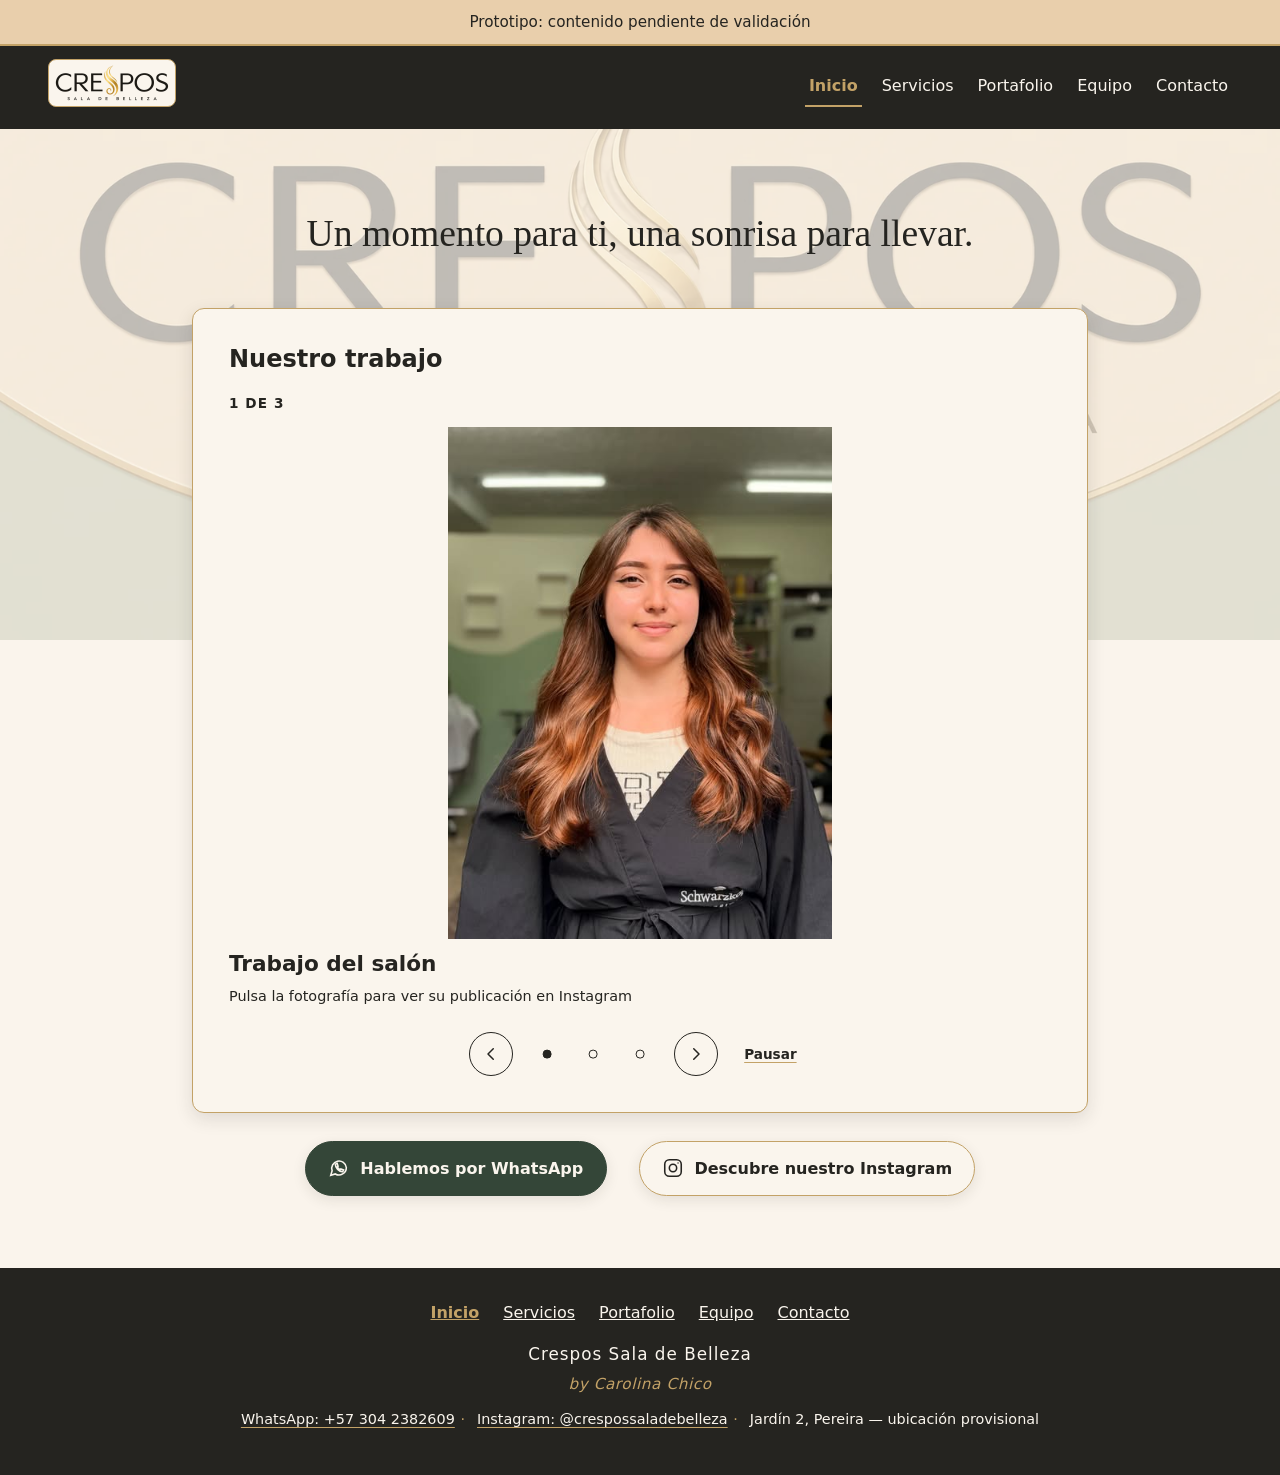
<file: index.html>
<!DOCTYPE html>
<!-- Autor: Andrés Mauricio Solanilla Hoyos — Desarrollador de software. -->
<html lang="es">
<head>
  <meta charset="utf-8">
  <meta name="viewport" content="width=device-width, initial-scale=1">
  <meta name="color-scheme" content="light">
  <meta name="description" content="Prototipo local de Crespos Sala de Belleza. Contenido pendiente de validación.">
  <title>Crespos Sala de Belleza — prototipo</title>
  <link rel="stylesheet" href="css/estilos.css">
  <script src="js/main.js" defer></script>
</head>
<body>
  <a class="salto-contenido" href="#contenido">Saltar al contenido principal</a>

  <p class="aviso-prototipo" role="note">Prototipo: contenido pendiente de validación</p>

  <header class="cabecera">
    <p class="marca">
      <a href="index.html">
        <img class="marca__logo" src="docs/img/logotres-web.webp" alt="Crespos Sala de Belleza" width="480" height="160">
      </a>
    </p>
    <nav class="nav-principal" aria-label="Principal">
      <ul>
        <li><a href="index.html" aria-current="page">Inicio</a></li>
        <li><a href="servicios.html">Servicios</a></li>
        <li><a href="portafolio.html">Portafolio</a></li>
        <li><a href="equipo.html">Equipo</a></li>
        <li><a href="contacto.html">Contacto</a></li>
      </ul>
    </nav>
  </header>

  <main id="contenido">
    <section class="seccion inicio-fondo" aria-label="Presentación del salón">
      <div class="inicio-fondo__contenido"><h1 class="bienvenida-marca">Un momento para ti, una sonrisa para llevar.</h1>
        

        <div class="carrusel" role="region" aria-roledescription="carrusel" aria-label="Nuestro trabajo, contenido pendiente" data-carrusel>
          <h2 class="carrusel__titulo" id="trabajo-titulo">Nuestro trabajo</h2>
          <ol class="carrusel__pista">
            <li class="carrusel__diapositiva es-activa" role="group" aria-roledescription="diapositiva" aria-label="1 de 3">
              <div class="diapositiva">
                <p class="diapositiva__numero">1 de 3</p>
                <a class="foto-instagram" href="https://www.instagram.com/crespossaladebelleza/p/Dc_sTQ8FlrM/" target="_blank" rel="noopener noreferrer"><img src="img/portafolio/instagram-01.jpg" alt="Fotografía 1 del portafolio de Crespos Sala de Belleza" width="480" height="640" loading="lazy" decoding="async"><span class="vis-oculto">Ver publicación en Instagram (se abre en una pestaña nueva)</span></a>
                <h3>Trabajo del salón</h3>
                <p class="diapositiva__nota">Pulsa la fotografía para ver su publicación en Instagram</p>
              </div>
            </li>
            <li class="carrusel__diapositiva" role="group" aria-roledescription="diapositiva" aria-label="2 de 3">
              <div class="diapositiva">
                <p class="diapositiva__numero">2 de 3</p>
                <a class="foto-instagram" href="https://www.instagram.com/crespossaladebelleza/p/Dcj8_gkDUE2/" target="_blank" rel="noopener noreferrer"><img src="img/portafolio/instagram-02.jpg" alt="Fotografía 2 del portafolio de Crespos Sala de Belleza" width="480" height="640" loading="lazy" decoding="async"><span class="vis-oculto">Ver publicación en Instagram (se abre en una pestaña nueva)</span></a>
                <h3>Trabajo del salón</h3>
                <p class="diapositiva__nota">Pulsa la fotografía para ver su publicación en Instagram</p>
              </div>
            </li>
            <li class="carrusel__diapositiva" role="group" aria-roledescription="diapositiva" aria-label="3 de 3">
              <div class="diapositiva">
                <p class="diapositiva__numero">3 de 3</p>
                <a class="foto-instagram" href="https://www.instagram.com/crespossaladebelleza/p/DbEutt7DeOQ/" target="_blank" rel="noopener noreferrer"><img src="img/portafolio/instagram-03.jpg" alt="Fotografía 3 del portafolio de Crespos Sala de Belleza" width="480" height="640" loading="lazy" decoding="async"><span class="vis-oculto">Ver publicación en Instagram (se abre en una pestaña nueva)</span></a>
                <h3>Trabajo del salón</h3>
                <p class="diapositiva__nota">Pulsa la fotografía para ver su publicación en Instagram</p>
              </div>
            </li>
          </ol>
          <div class="carrusel__controles" role="group" aria-label="Controles del carrusel">
            <button type="button" class="carrusel__boton carrusel__boton--flecha" data-carrusel-anterior aria-label="Anterior"><svg viewBox="0 0 24 24" width="18" height="18" aria-hidden="true" fill="none" stroke="currentColor" stroke-width="2" stroke-linecap="round" stroke-linejoin="round"><path d="M15 5l-7 7 7 7"/></svg></button>
            <div class="carrusel__puntos" role="group" aria-label="Elegir diapositiva">
              <button type="button" class="carrusel__punto es-activo" data-carrusel-punto="0" aria-label="Ir a la diapositiva 1" aria-current="true"></button>
              <button type="button" class="carrusel__punto" data-carrusel-punto="1" aria-label="Ir a la diapositiva 2"></button>
              <button type="button" class="carrusel__punto" data-carrusel-punto="2" aria-label="Ir a la diapositiva 3"></button>
            </div>
            <button type="button" class="carrusel__boton carrusel__boton--flecha" data-carrusel-siguiente aria-label="Siguiente"><svg viewBox="0 0 24 24" width="18" height="18" aria-hidden="true" fill="none" stroke="currentColor" stroke-width="2" stroke-linecap="round" stroke-linejoin="round"><path d="M9 5l7 7-7 7"/></svg></button>
            <button type="button" class="carrusel__boton carrusel__pausa" data-carrusel-pausa>Pausar</button>
          </div>
        </div>
        <p class="enlaces-carrusel">
          <a href="https://wa.me/573042382609" target="_blank" rel="noopener noreferrer" class="contacto-elegante contacto-elegante--whatsapp"><svg viewBox="0 0 24 24" width="22" height="22" fill="none" stroke="currentColor" stroke-width="1.7" aria-hidden="true"><path d="M20 11.5a8 8 0 0 1-12 7L3 20l1.5-5A8 8 0 1 1 20 11.5Z"/><path d="M8 8c0 4 4 8 8 8l1-2-3-1-1 1-3-3 1-1-1-3Z"/></svg><span>Hablemos por WhatsApp</span><span class="vis-oculto"> (se abre en una pestaña nueva)</span></a>
          <a href="https://www.instagram.com/crespossaladebelleza/" target="_blank" rel="noopener noreferrer" class="contacto-elegante contacto-elegante--instagram"><svg viewBox="0 0 24 24" width="22" height="22" fill="none" stroke="currentColor" stroke-width="1.7" aria-hidden="true"><rect x="3" y="3" width="18" height="18" rx="5"/><circle cx="12" cy="12" r="4"/><circle cx="17.5" cy="6.5" r=".8" fill="currentColor" stroke="none"/></svg><span>Descubre nuestro Instagram</span><span class="vis-oculto"> (se abre en una pestaña nueva)</span></a>
        </p>
      </div>
    </section>
  </main>

  <footer class="pie">
    <nav aria-label="Pie de página">
      <ul>
        <li><a href="index.html" aria-current="page">Inicio</a></li>
        <li><a href="servicios.html">Servicios</a></li>
        <li><a href="portafolio.html">Portafolio</a></li>
        <li><a href="equipo.html">Equipo</a></li>
        <li><a href="contacto.html">Contacto</a></li>
      </ul>
    </nav>
    <p class="pie__nombre">Crespos Sala de Belleza</p>
    <p class="pie__firma">by Carolina Chico</p>
    <ul class="pie__contactos">
      <li><a href="https://wa.me/573042382609" target="_blank" rel="noopener noreferrer">WhatsApp: +57 304 2382609<span class="vis-oculto"> (se abre en una pestaña nueva)</span></a></li>
      <li><a href="https://www.instagram.com/crespossaladebelleza/" target="_blank" rel="noopener noreferrer">Instagram: @crespossaladebelleza<span class="vis-oculto"> (se abre en una pestaña nueva)</span></a></li>
      <li>Jardín 2, Pereira — ubicación provisional</li>
    </ul>
  </footer>
</body>
</html>
</file>
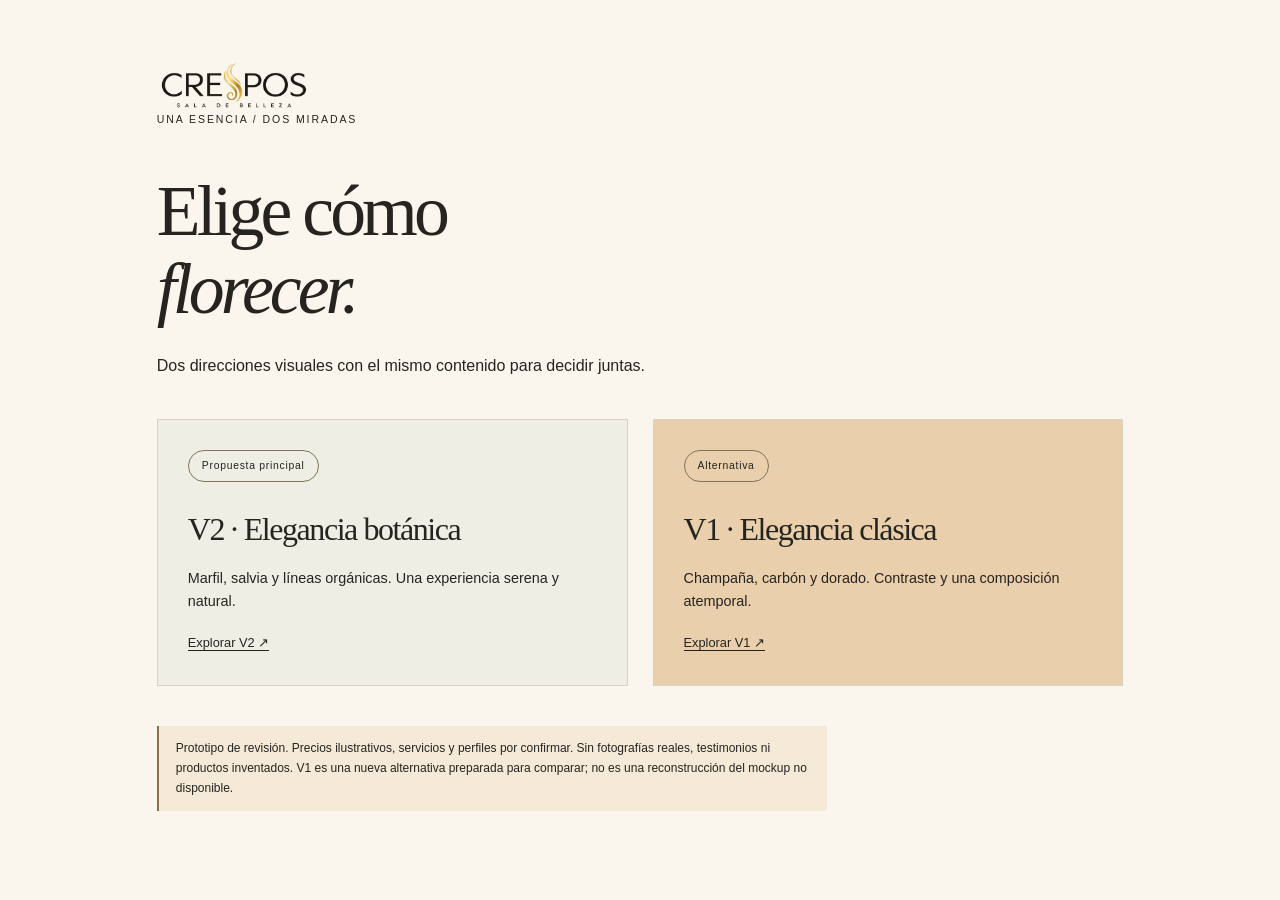
<file: propuestas/index.html>
<!doctype html><html lang="es"><head><meta charset="utf-8"><meta name="viewport" content="width=device-width,initial-scale=1"><meta name="robots" content="noindex,nofollow"><title>Dos propuestas · Crespos</title><link rel="stylesheet" href="assets/site.css"></head><body class="comparison"><main><img class="logo" src="../docs/img/logotres-web.webp" width="480" height="160" alt="Crespos Sala de Belleza"><p class="eyebrow">UNA ESENCIA / DOS MIRADAS</p><h1>Elige cómo<br><em>florecer.</em></h1><p>Dos direcciones visuales con el mismo contenido para decidir juntas.</p><div class="choices"><a href="v2/index.html"><span class="tag">Propuesta principal</span><h2>V2 · Elegancia botánica</h2><p>Marfil, salvia y líneas orgánicas. Una experiencia serena y natural.</p><strong>Explorar V2 ↗</strong></a><a href="v1/index.html"><span class="tag">Alternativa</span><h2>V1 · Elegancia clásica</h2><p>Champaña, carbón y dorado. Contraste y una composición atemporal.</p><strong>Explorar V1 ↗</strong></a></div><p class="notice">Prototipo de revisión. Precios ilustrativos, servicios y perfiles por confirmar. Sin fotografías reales, testimonios ni productos inventados. V1 es una nueva alternativa preparada para comparar; no es una reconstrucción del mockup no disponible.</p></main></body></html>
</file>
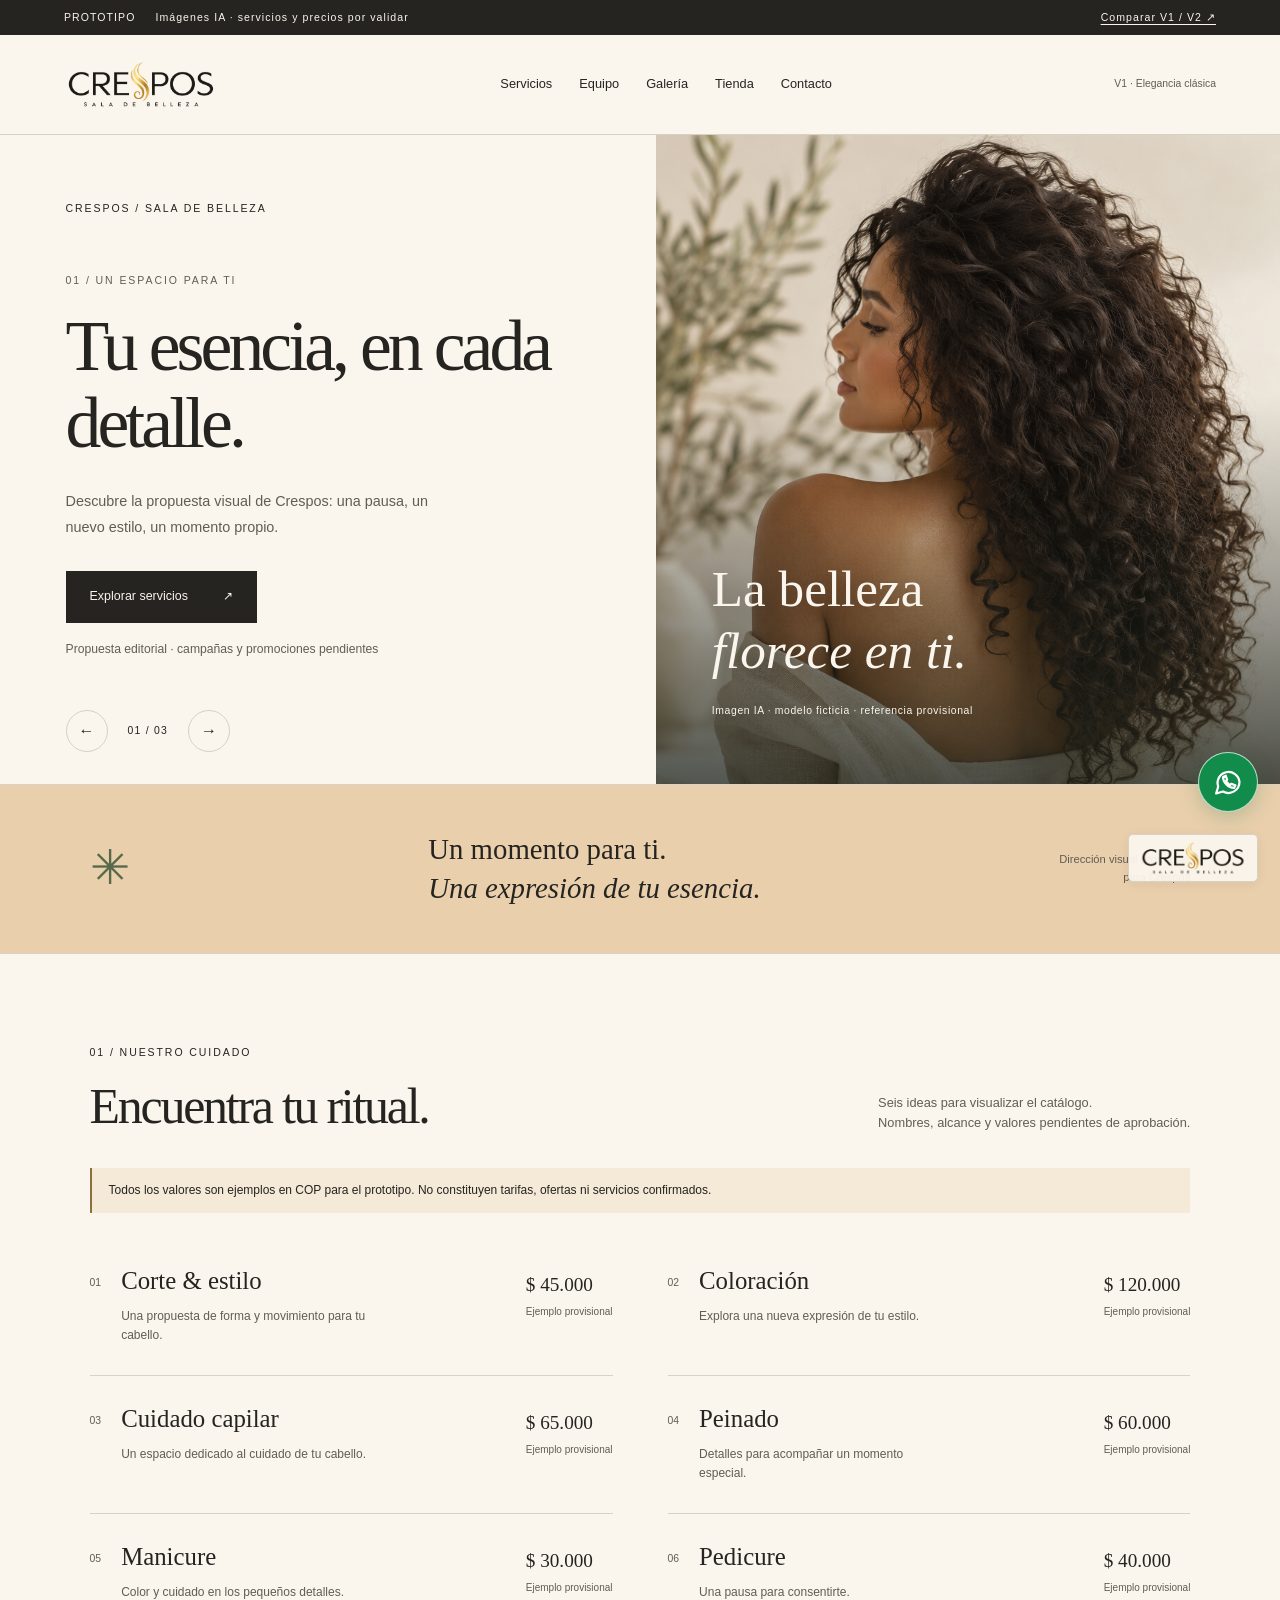
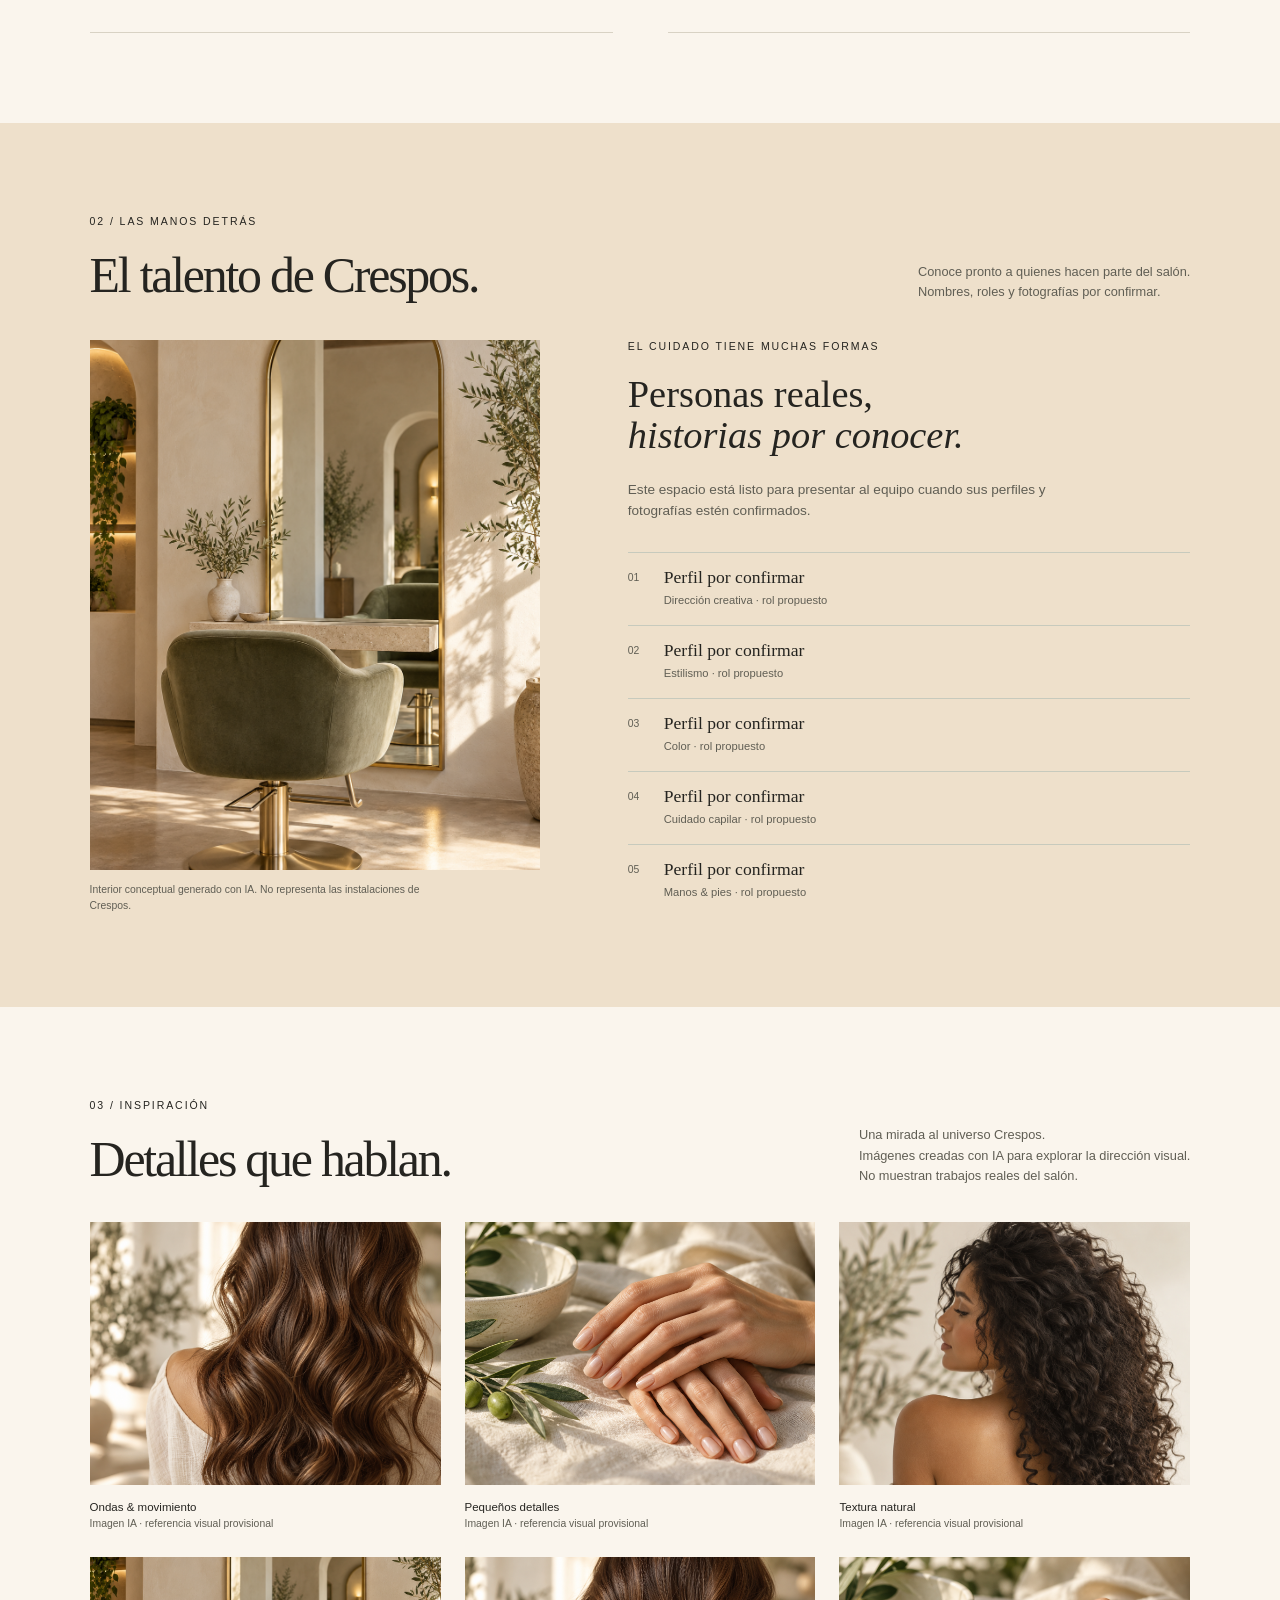
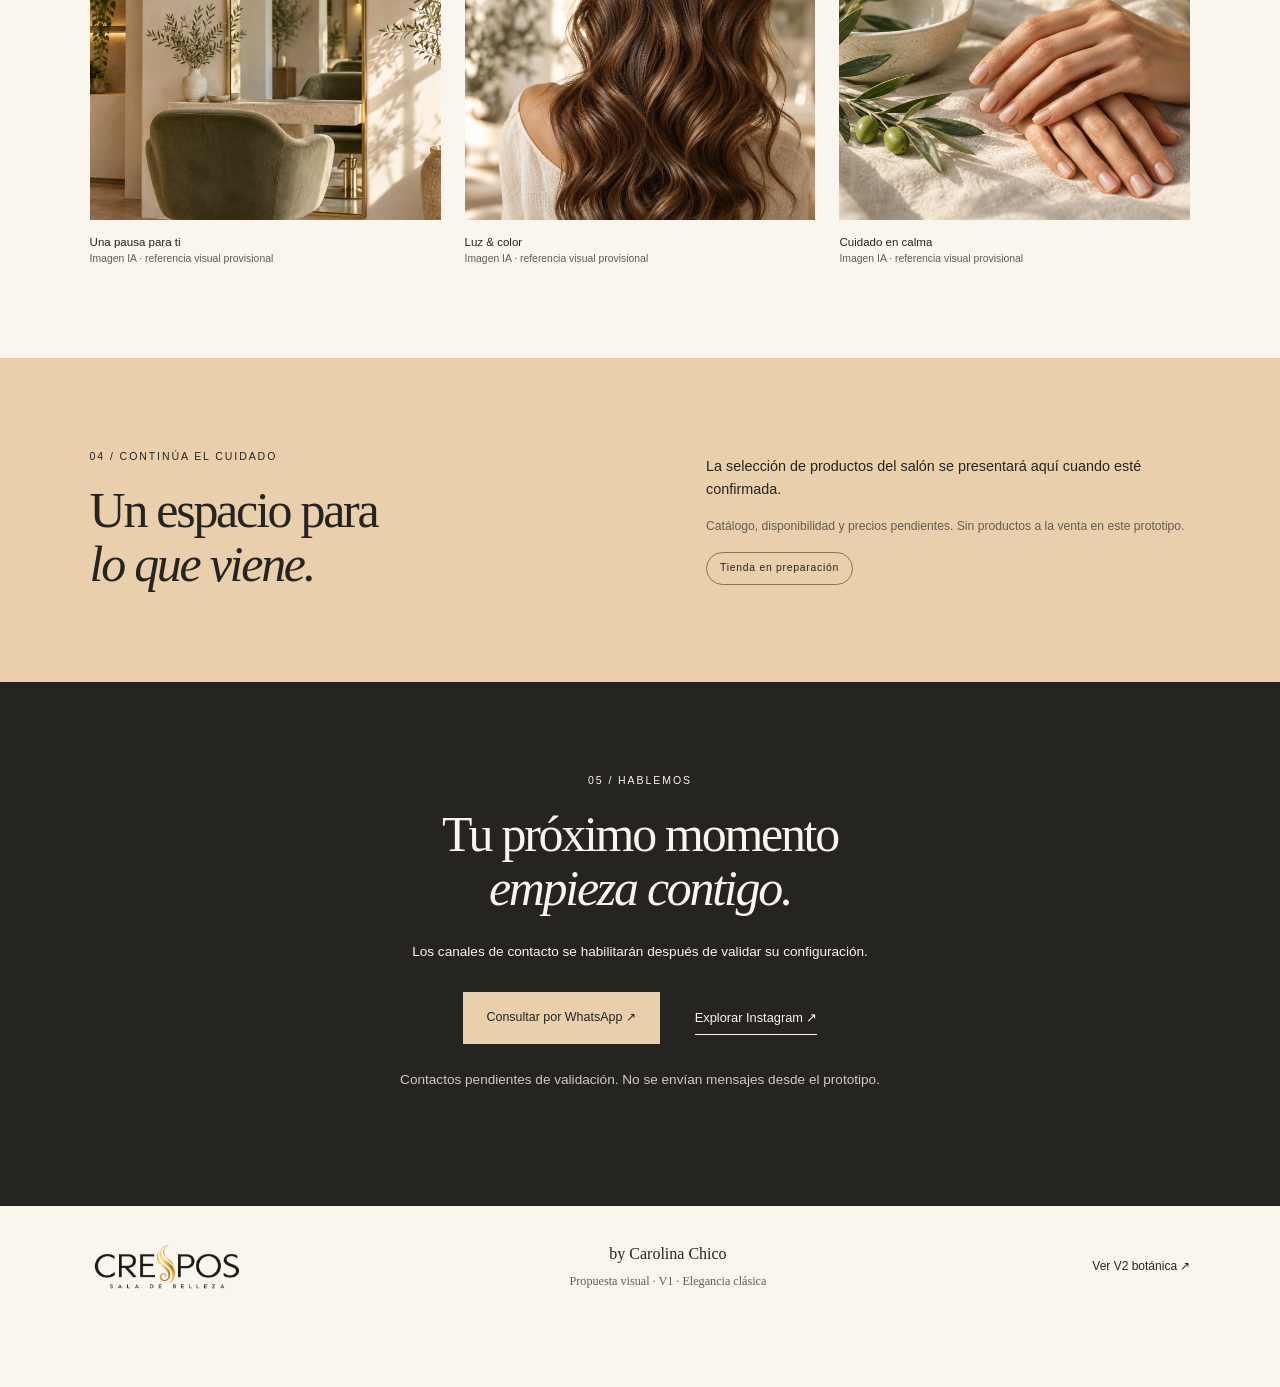
<file: propuestas/v1/index.html>
<!doctype html>
<html lang="es" data-theme="classic"><head><meta charset="utf-8"><meta name="viewport" content="width=device-width,initial-scale=1"><meta name="robots" content="noindex,nofollow"><meta name="description" content="Propuesta visual de Crespos. Datos pendientes de aprobación."><title>V1 · Elegancia clásica — Crespos</title><link rel="stylesheet" href="../assets/site.css"><link rel="stylesheet" href="../assets/imagery.css"><script src="../assets/site.js" defer></script></head>
<body><a class="skip" href="#contenido">Saltar al contenido</a><div class="prototype">PROTOTIPO <span>Imágenes IA · servicios y precios por validar</span><a href="../index.html">Comparar V1 / V2 ↗</a></div>
<header class="header"><a href="#inicio" aria-label="Crespos, inicio"><img class="logo " src="../../docs/img/logotres-web.webp" width="480" height="160" alt="Crespos Sala de Belleza"></a><button class="menu-toggle" hidden aria-expanded="false" aria-controls="navigation">Menú</button><nav id="navigation" aria-label="Principal"><a href="#servicios">Servicios</a><a href="#equipo">Equipo</a><a href="#galeria">Galería</a><a href="#tienda">Tienda</a><a href="#contacto">Contacto</a></nav><span class="edition">V1 · Elegancia clásica</span></header>
<main id="contenido"><section class="hero" id="inicio" aria-label="Presentación y promociones"><div class="hero-copy"><p class="kicker">CRESPOS / SALA DE BELLEZA</p><div class="carousel" role="region" aria-roledescription="carrusel" aria-label="Propuestas promocionales"><article class="slide" data-slide><p class="eyebrow">01 / Un espacio para ti</p><h1>Tu esencia, en cada detalle.</h1><p class="intro">Descubre la propuesta visual de Crespos: una pausa, un nuevo estilo, un momento propio.</p><a class="button" href="#servicios">Explorar servicios <span aria-hidden="true">↗</span></a><p class="small">Propuesta editorial · campañas y promociones pendientes</p></article><article class="slide" data-slide><p class="eyebrow">02 / El arte de cuidarte</p><h2 class="secondary-title">Dale espacio a tu estilo.</h2><p class="intro">Aquí se presentará una promoción aprobada por el salón, con sus condiciones y vigencia.</p><a class="button" href="#servicios">Explorar servicios <span aria-hidden="true">↗</span></a><p class="small">Propuesta editorial · campañas y promociones pendientes</p></article><article class="slide" data-slide><p class="eyebrow">03 / Detalles que inspiran</p><h2 class="secondary-title">Belleza a tu manera.</h2><p class="intro">Un espacio reservado para la próxima campaña de Crespos. Contenido por confirmar.</p><a class="button" href="#servicios">Explorar servicios <span aria-hidden="true">↗</span></a><p class="small">Propuesta editorial · campañas y promociones pendientes</p></article></div><div class="carousel-controls" hidden><button data-prev aria-label="Promoción anterior">←</button><p data-counter aria-live="polite" aria-atomic="true">01 / 03</p><button data-next aria-label="Promoción siguiente">→</button></div></div><div class="hero-art photo-hero"><img class="hero-photo" src="../assets/images/hero-curls.png" width="1024" height="1536" fetchpriority="high" alt="Modelo ficticia con rizos oscuros en una composición editorial botánica, imagen generada con IA"><div class="photo-shade"></div><p class="art-caption">La belleza<br><em>florece en ti.</em><small>Imagen IA · modelo ficticia · referencia provisional</small></p><img class="logo corner-logo" src="../../docs/img/logotres-web.webp" width="480" height="160" alt="Crespos Sala de Belleza"></div></section>
<div class="manifesto"><span aria-hidden="true">✳</span><p>Un momento para ti.<br><em>Una expresión de tu esencia.</em></p><span class="manifesto-note">Dirección visual propuesta<br>para Crespos</span></div>
<section id="servicios" class="section"><div class="section-heading"><div><p class="eyebrow">01 / Nuestro cuidado</p><h2>Encuentra tu ritual.</h2></div><p>Seis ideas para visualizar el catálogo.<br>Nombres, alcance y valores pendientes de aprobación.</p></div><p class="notice">Todos los valores son ejemplos en COP para el prototipo. No constituyen tarifas, ofertas ni servicios confirmados.</p><div class="services"><article class="service"><span class="index">01</span><div><h3>Corte &amp; estilo</h3><p>Una propuesta de forma y movimiento para tu cabello.</p></div><p class="price">$ 45.000<small>Ejemplo provisional</small></p></article><article class="service"><span class="index">02</span><div><h3>Coloración</h3><p>Explora una nueva expresión de tu estilo.</p></div><p class="price">$ 120.000<small>Ejemplo provisional</small></p></article><article class="service"><span class="index">03</span><div><h3>Cuidado capilar</h3><p>Un espacio dedicado al cuidado de tu cabello.</p></div><p class="price">$ 65.000<small>Ejemplo provisional</small></p></article><article class="service"><span class="index">04</span><div><h3>Peinado</h3><p>Detalles para acompañar un momento especial.</p></div><p class="price">$ 60.000<small>Ejemplo provisional</small></p></article><article class="service"><span class="index">05</span><div><h3>Manicure</h3><p>Color y cuidado en los pequeños detalles.</p></div><p class="price">$ 30.000<small>Ejemplo provisional</small></p></article><article class="service"><span class="index">06</span><div><h3>Pedicure</h3><p>Una pausa para consentirte.</p></div><p class="price">$ 40.000<small>Ejemplo provisional</small></p></article></div></section>
<section id="equipo" class="section team-section"><div class="section-heading"><div><p class="eyebrow">02 / Las manos detrás</p><h2>El talento de Crespos.</h2></div><p>Conoce pronto a quienes hacen parte del salón.<br>Nombres, roles y fotografías por confirmar.</p></div><div class="team-editorial"><figure><img src="../assets/images/salon-concept.png" width="1024" height="1536" loading="lazy" decoding="async" alt="Sillón salvia, espejo arqueado y detalles botánicos en un interior ficticio generado con IA"><figcaption>Interior conceptual generado con IA. No representa las instalaciones de Crespos.</figcaption></figure><div class="team-roles"><p class="eyebrow">El cuidado tiene muchas formas</p><h3>Personas reales,<br><em>historias por conocer.</em></h3><p>Este espacio está listo para presentar al equipo cuando sus perfiles y fotografías estén confirmados.</p><div class="team"><article class="person"><span class="role-number" aria-hidden="true">01</span><h3>Perfil por confirmar</h3><p>Dirección creativa · rol propuesto</p></article><article class="person"><span class="role-number" aria-hidden="true">02</span><h3>Perfil por confirmar</h3><p>Estilismo · rol propuesto</p></article><article class="person"><span class="role-number" aria-hidden="true">03</span><h3>Perfil por confirmar</h3><p>Color · rol propuesto</p></article><article class="person"><span class="role-number" aria-hidden="true">04</span><h3>Perfil por confirmar</h3><p>Cuidado capilar · rol propuesto</p></article><article class="person"><span class="role-number" aria-hidden="true">05</span><h3>Perfil por confirmar</h3><p>Manos &amp; pies · rol propuesto</p></article></div></div></div></section>
<section id="galeria" class="section"><div class="section-heading"><div><p class="eyebrow">03 / Inspiración</p><h2>Detalles que hablan.</h2></div><p>Una mirada al universo Crespos.<br>Imágenes creadas con IA para explorar la dirección visual.<br>No muestran trabajos reales del salón.</p></div><div class="gallery"><figure class="gallery-item"><img class="gallery-photo crop-0" src="../assets/images/hair-waves.png" width="1536" height="1024" loading="lazy" decoding="async" alt="Detalle de cabello ondulado castaño, imagen generada con IA"><figcaption>Ondas &amp; movimiento<small>Imagen IA · referencia visual provisional</small></figcaption></figure><figure class="gallery-item"><img class="gallery-photo crop-1" src="../assets/images/manicure.png" width="1536" height="1024" loading="lazy" decoding="async" alt="Manos con manicure nude sobre lino, imagen generada con IA"><figcaption>Pequeños detalles<small>Imagen IA · referencia visual provisional</small></figcaption></figure><figure class="gallery-item"><img class="gallery-photo crop-2" src="../assets/images/hero-curls.png" width="1536" height="1024" loading="lazy" decoding="async" alt="Modelo ficticia con cabello rizado, imagen generada con IA"><figcaption>Textura natural<small>Imagen IA · referencia visual provisional</small></figcaption></figure><figure class="gallery-item"><img class="gallery-photo crop-3" src="../assets/images/salon-concept.png" width="1536" height="1024" loading="lazy" decoding="async" alt="Interior conceptual de salón, imagen generada con IA"><figcaption>Una pausa para ti<small>Imagen IA · referencia visual provisional</small></figcaption></figure><figure class="gallery-item"><img class="gallery-photo crop-4" src="../assets/images/hair-waves.png" width="1536" height="1024" loading="lazy" decoding="async" alt="Encuadre de cabello castaño, imagen generada con IA"><figcaption>Luz &amp; color<small>Imagen IA · referencia visual provisional</small></figcaption></figure><figure class="gallery-item"><img class="gallery-photo crop-5" src="../assets/images/manicure.png" width="1536" height="1024" loading="lazy" decoding="async" alt="Detalle de manos y elementos botánicos, imagen generada con IA"><figcaption>Cuidado en calma<small>Imagen IA · referencia visual provisional</small></figcaption></figure></div></section>
<section id="tienda" class="shop section"><div><p class="eyebrow">04 / Continúa el cuidado</p><h2>Un espacio para<br><em>lo que viene.</em></h2></div><div><p>La selección de productos del salón se presentará aquí cuando esté confirmada.</p><p class="small">Catálogo, disponibilidad y precios pendientes. Sin productos a la venta en este prototipo.</p><span class="tag">Tienda en preparación</span></div></section>
<section id="contacto" class="contact section"><p class="eyebrow">05 / Hablemos</p><h2>Tu próximo momento<br><em>empieza contigo.</em></h2><p>Los canales de contacto se habilitarán después de validar su configuración.</p><div class="contact-actions"><a class="button" data-contact="whatsapp" aria-disabled="true" role="link" tabindex="0">Consultar por WhatsApp ↗</a><a class="text-link" data-contact="instagram" aria-disabled="true" role="link" tabindex="0">Explorar Instagram ↗</a></div><p id="contact-status" class="small" role="status">Contactos pendientes de validación. No se envían mensajes desde el prototipo.</p></section></main>
<footer><a href="#inicio" aria-label="Crespos, volver al inicio"><img class="logo " src="../../docs/img/logotres-web.webp" width="480" height="160" alt="Crespos Sala de Belleza"></a><p>by Carolina Chico<br><small>Propuesta visual · V1 · Elegancia clásica</small></p><a href="../v2/index.html">Ver V2 botánica ↗</a></footer>
<a class="fixed-brand" href="#inicio" aria-label="Crespos Sala de Belleza, volver al inicio"><img class="logo " src="../../docs/img/logotres-web.webp" width="480" height="160" alt="Crespos Sala de Belleza"></a>
<a class="floating-whatsapp" data-contact="whatsapp" role="link" aria-disabled="true" tabindex="0" aria-label="WhatsApp: contacto pendiente de validación"><svg viewBox="0 0 24 24" fill="none" stroke="currentColor" stroke-width="1.6" aria-hidden="true"><path d="M20 11.5a8 8 0 0 1-12 7L3 20l1.5-5A8 8 0 1 1 20 11.5Z"/><path d="M8 8c0 4 4 8 8 8l1-2-3-1-1 1-3-3 1-1-1-3Z"/></svg><span>WhatsApp<small>Por validar</small></span></a></body></html>
</file>
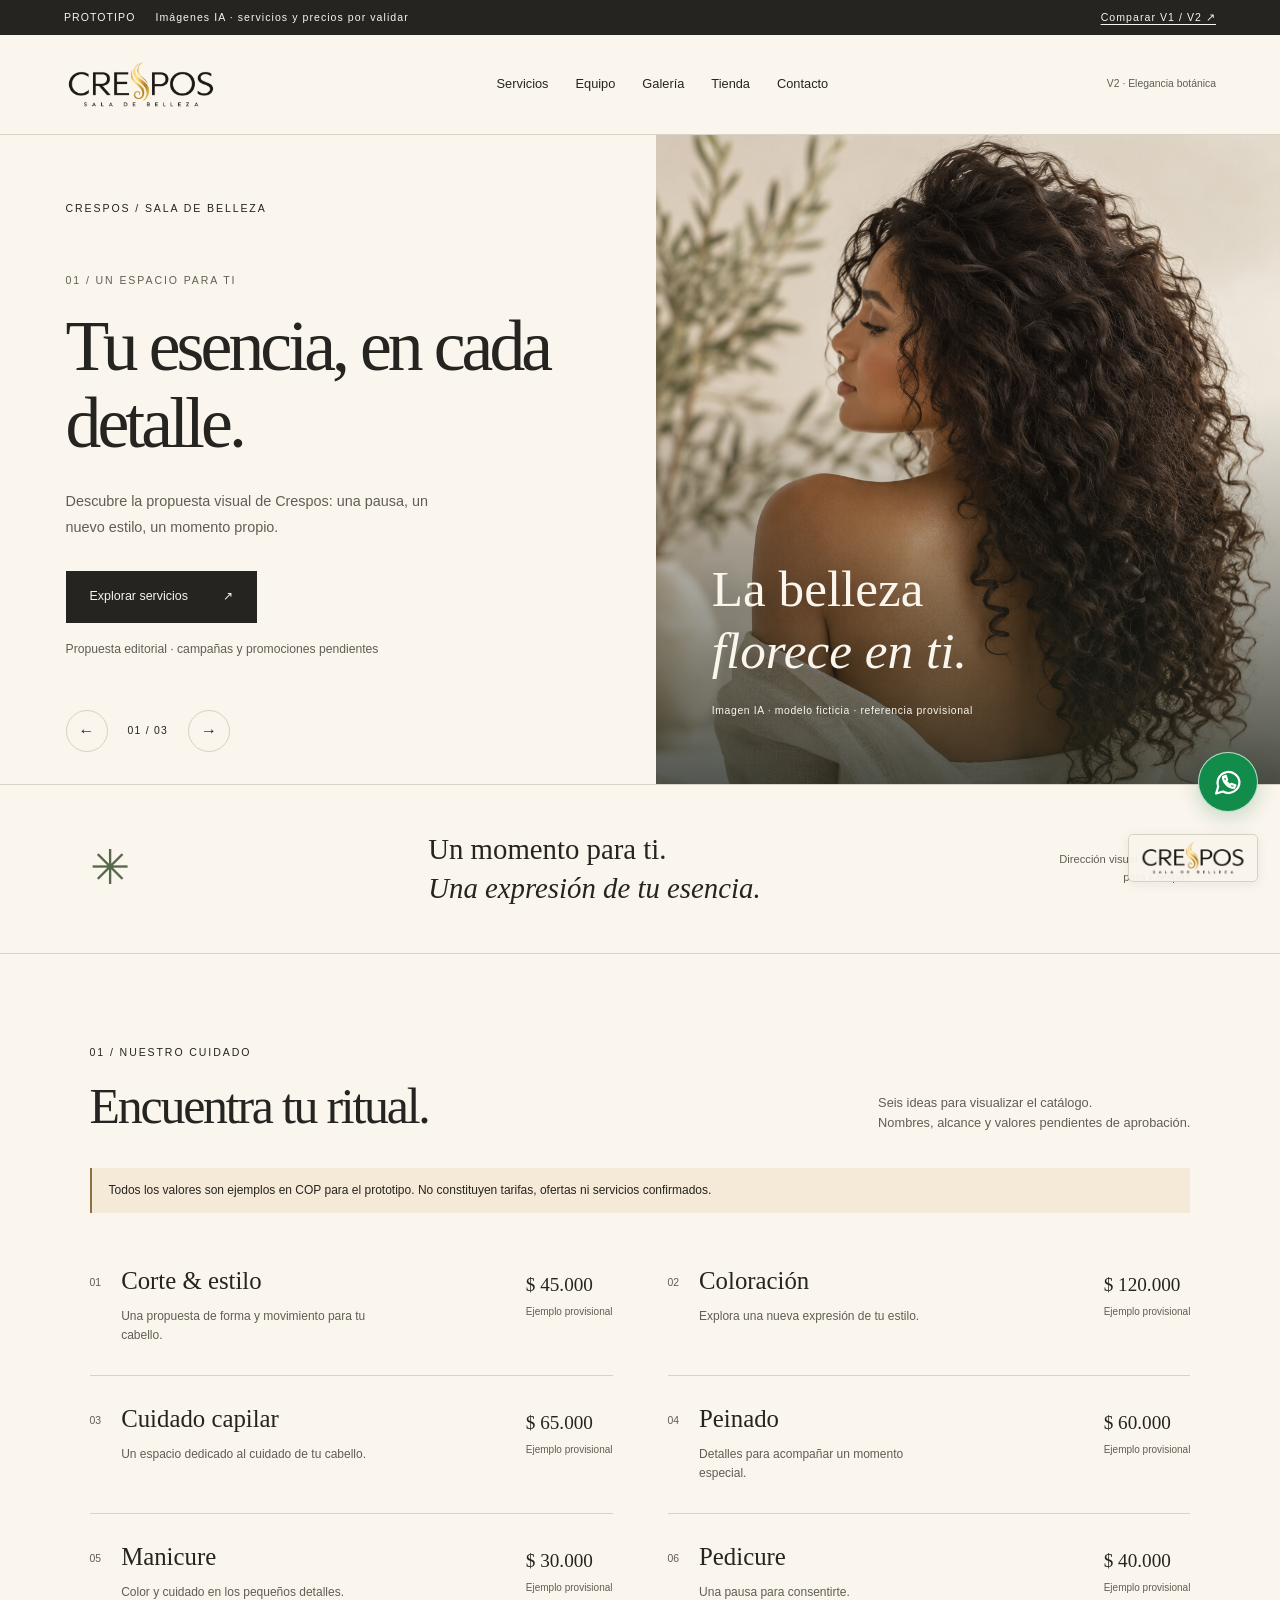
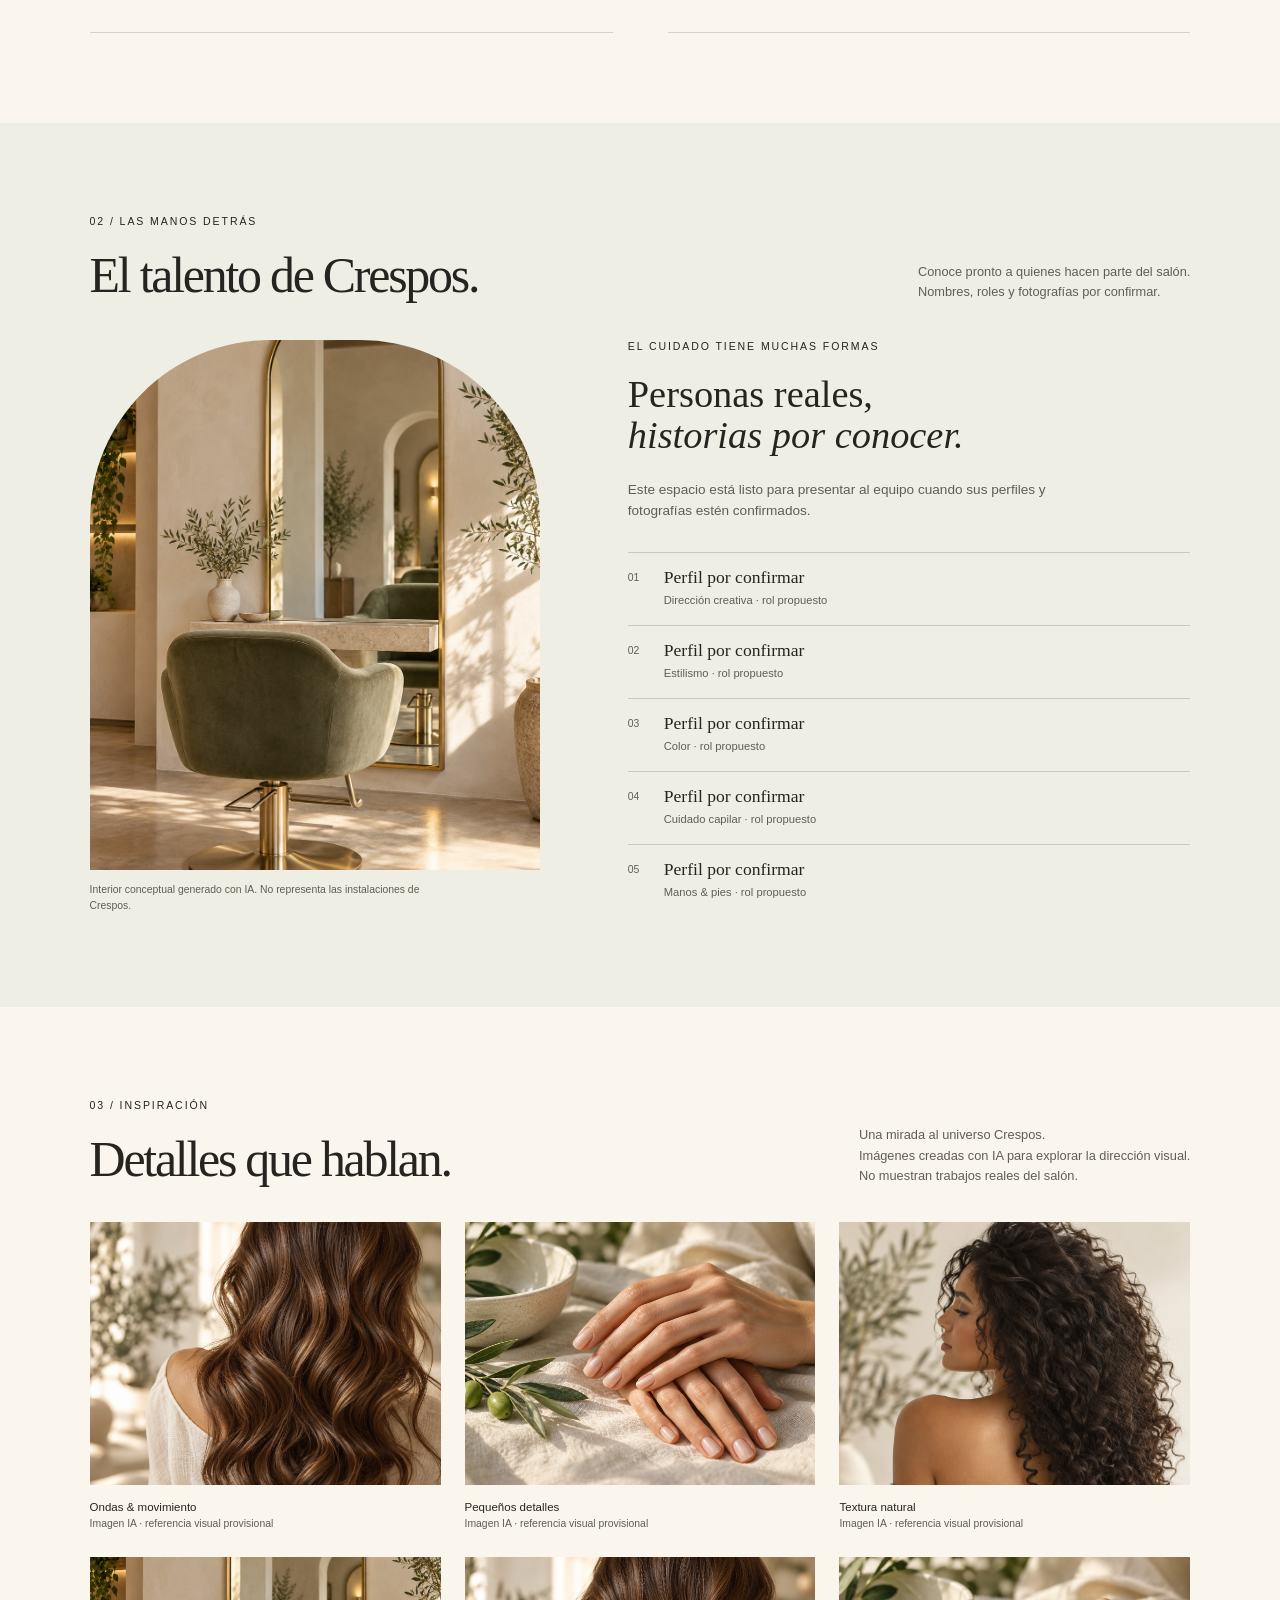
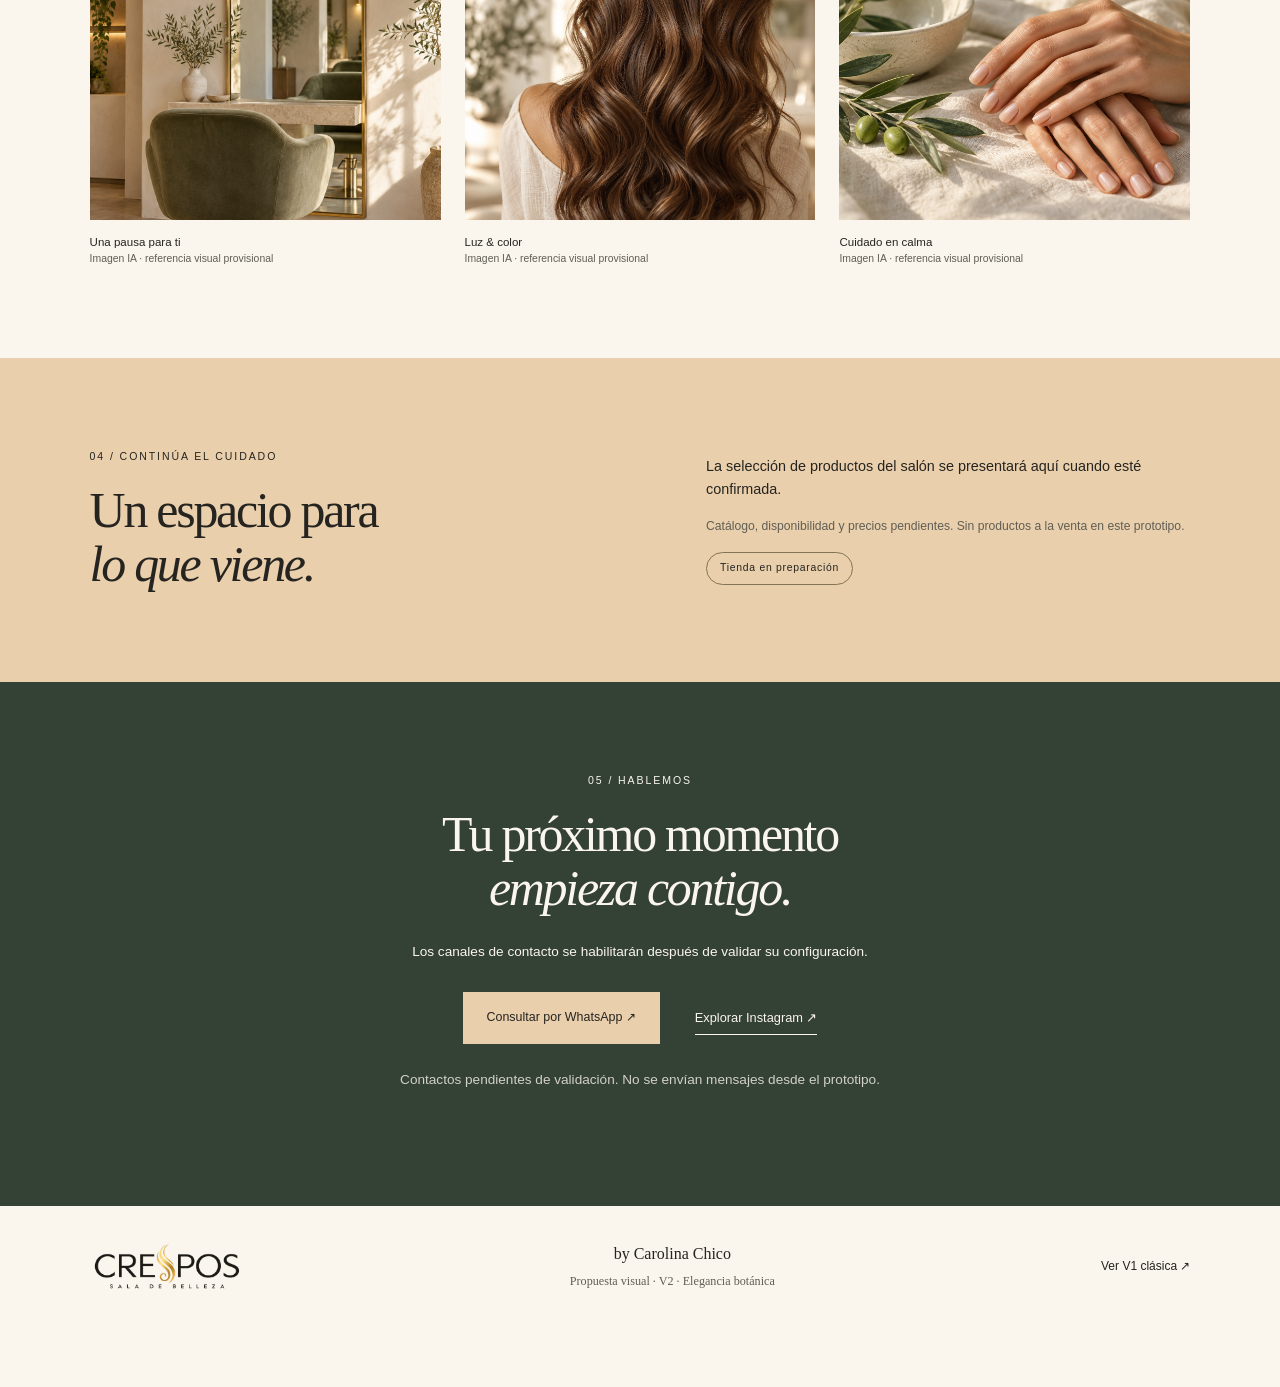
<file: propuestas/v2/index.html>
<!doctype html>
<html lang="es" data-theme="botanical"><head><meta charset="utf-8"><meta name="viewport" content="width=device-width,initial-scale=1"><meta name="robots" content="noindex,nofollow"><meta name="description" content="Propuesta visual de Crespos. Datos pendientes de aprobación."><title>V2 · Elegancia botánica — Crespos</title><link rel="stylesheet" href="../assets/site.css"><link rel="stylesheet" href="../assets/imagery.css"><script src="../assets/site.js" defer></script></head>
<body><a class="skip" href="#contenido">Saltar al contenido</a><div class="prototype">PROTOTIPO <span>Imágenes IA · servicios y precios por validar</span><a href="../index.html">Comparar V1 / V2 ↗</a></div>
<header class="header"><a href="#inicio" aria-label="Crespos, inicio"><img class="logo " src="../../docs/img/logotres-web.webp" width="480" height="160" alt="Crespos Sala de Belleza"></a><button class="menu-toggle" hidden aria-expanded="false" aria-controls="navigation">Menú</button><nav id="navigation" aria-label="Principal"><a href="#servicios">Servicios</a><a href="#equipo">Equipo</a><a href="#galeria">Galería</a><a href="#tienda">Tienda</a><a href="#contacto">Contacto</a></nav><span class="edition">V2 · Elegancia botánica</span></header>
<main id="contenido"><section class="hero" id="inicio" aria-label="Presentación y promociones"><div class="hero-copy"><p class="kicker">CRESPOS / SALA DE BELLEZA</p><div class="carousel" role="region" aria-roledescription="carrusel" aria-label="Propuestas promocionales"><article class="slide" data-slide><p class="eyebrow">01 / Un espacio para ti</p><h1>Tu esencia, en cada detalle.</h1><p class="intro">Descubre la propuesta visual de Crespos: una pausa, un nuevo estilo, un momento propio.</p><a class="button" href="#servicios">Explorar servicios <span aria-hidden="true">↗</span></a><p class="small">Propuesta editorial · campañas y promociones pendientes</p></article><article class="slide" data-slide><p class="eyebrow">02 / El arte de cuidarte</p><h2 class="secondary-title">Dale espacio a tu estilo.</h2><p class="intro">Aquí se presentará una promoción aprobada por el salón, con sus condiciones y vigencia.</p><a class="button" href="#servicios">Explorar servicios <span aria-hidden="true">↗</span></a><p class="small">Propuesta editorial · campañas y promociones pendientes</p></article><article class="slide" data-slide><p class="eyebrow">03 / Detalles que inspiran</p><h2 class="secondary-title">Belleza a tu manera.</h2><p class="intro">Un espacio reservado para la próxima campaña de Crespos. Contenido por confirmar.</p><a class="button" href="#servicios">Explorar servicios <span aria-hidden="true">↗</span></a><p class="small">Propuesta editorial · campañas y promociones pendientes</p></article></div><div class="carousel-controls" hidden><button data-prev aria-label="Promoción anterior">←</button><p data-counter aria-live="polite" aria-atomic="true">01 / 03</p><button data-next aria-label="Promoción siguiente">→</button></div></div><div class="hero-art photo-hero"><img class="hero-photo" src="../assets/images/hero-curls.png" width="1024" height="1536" fetchpriority="high" alt="Modelo ficticia con rizos oscuros en una composición editorial botánica, imagen generada con IA"><div class="photo-shade"></div><p class="art-caption">La belleza<br><em>florece en ti.</em><small>Imagen IA · modelo ficticia · referencia provisional</small></p><img class="logo corner-logo" src="../../docs/img/logotres-web.webp" width="480" height="160" alt="Crespos Sala de Belleza"></div></section>
<div class="manifesto"><span aria-hidden="true">✳</span><p>Un momento para ti.<br><em>Una expresión de tu esencia.</em></p><span class="manifesto-note">Dirección visual propuesta<br>para Crespos</span></div>
<section id="servicios" class="section"><div class="section-heading"><div><p class="eyebrow">01 / Nuestro cuidado</p><h2>Encuentra tu ritual.</h2></div><p>Seis ideas para visualizar el catálogo.<br>Nombres, alcance y valores pendientes de aprobación.</p></div><p class="notice">Todos los valores son ejemplos en COP para el prototipo. No constituyen tarifas, ofertas ni servicios confirmados.</p><div class="services"><article class="service"><span class="index">01</span><div><h3>Corte &amp; estilo</h3><p>Una propuesta de forma y movimiento para tu cabello.</p></div><p class="price">$ 45.000<small>Ejemplo provisional</small></p></article><article class="service"><span class="index">02</span><div><h3>Coloración</h3><p>Explora una nueva expresión de tu estilo.</p></div><p class="price">$ 120.000<small>Ejemplo provisional</small></p></article><article class="service"><span class="index">03</span><div><h3>Cuidado capilar</h3><p>Un espacio dedicado al cuidado de tu cabello.</p></div><p class="price">$ 65.000<small>Ejemplo provisional</small></p></article><article class="service"><span class="index">04</span><div><h3>Peinado</h3><p>Detalles para acompañar un momento especial.</p></div><p class="price">$ 60.000<small>Ejemplo provisional</small></p></article><article class="service"><span class="index">05</span><div><h3>Manicure</h3><p>Color y cuidado en los pequeños detalles.</p></div><p class="price">$ 30.000<small>Ejemplo provisional</small></p></article><article class="service"><span class="index">06</span><div><h3>Pedicure</h3><p>Una pausa para consentirte.</p></div><p class="price">$ 40.000<small>Ejemplo provisional</small></p></article></div></section>
<section id="equipo" class="section team-section"><div class="section-heading"><div><p class="eyebrow">02 / Las manos detrás</p><h2>El talento de Crespos.</h2></div><p>Conoce pronto a quienes hacen parte del salón.<br>Nombres, roles y fotografías por confirmar.</p></div><div class="team-editorial"><figure><img src="../assets/images/salon-concept.png" width="1024" height="1536" loading="lazy" decoding="async" alt="Sillón salvia, espejo arqueado y detalles botánicos en un interior ficticio generado con IA"><figcaption>Interior conceptual generado con IA. No representa las instalaciones de Crespos.</figcaption></figure><div class="team-roles"><p class="eyebrow">El cuidado tiene muchas formas</p><h3>Personas reales,<br><em>historias por conocer.</em></h3><p>Este espacio está listo para presentar al equipo cuando sus perfiles y fotografías estén confirmados.</p><div class="team"><article class="person"><span class="role-number" aria-hidden="true">01</span><h3>Perfil por confirmar</h3><p>Dirección creativa · rol propuesto</p></article><article class="person"><span class="role-number" aria-hidden="true">02</span><h3>Perfil por confirmar</h3><p>Estilismo · rol propuesto</p></article><article class="person"><span class="role-number" aria-hidden="true">03</span><h3>Perfil por confirmar</h3><p>Color · rol propuesto</p></article><article class="person"><span class="role-number" aria-hidden="true">04</span><h3>Perfil por confirmar</h3><p>Cuidado capilar · rol propuesto</p></article><article class="person"><span class="role-number" aria-hidden="true">05</span><h3>Perfil por confirmar</h3><p>Manos &amp; pies · rol propuesto</p></article></div></div></div></section>
<section id="galeria" class="section"><div class="section-heading"><div><p class="eyebrow">03 / Inspiración</p><h2>Detalles que hablan.</h2></div><p>Una mirada al universo Crespos.<br>Imágenes creadas con IA para explorar la dirección visual.<br>No muestran trabajos reales del salón.</p></div><div class="gallery"><figure class="gallery-item"><img class="gallery-photo crop-0" src="../assets/images/hair-waves.png" width="1536" height="1024" loading="lazy" decoding="async" alt="Detalle de cabello ondulado castaño, imagen generada con IA"><figcaption>Ondas &amp; movimiento<small>Imagen IA · referencia visual provisional</small></figcaption></figure><figure class="gallery-item"><img class="gallery-photo crop-1" src="../assets/images/manicure.png" width="1536" height="1024" loading="lazy" decoding="async" alt="Manos con manicure nude sobre lino, imagen generada con IA"><figcaption>Pequeños detalles<small>Imagen IA · referencia visual provisional</small></figcaption></figure><figure class="gallery-item"><img class="gallery-photo crop-2" src="../assets/images/hero-curls.png" width="1536" height="1024" loading="lazy" decoding="async" alt="Modelo ficticia con cabello rizado, imagen generada con IA"><figcaption>Textura natural<small>Imagen IA · referencia visual provisional</small></figcaption></figure><figure class="gallery-item"><img class="gallery-photo crop-3" src="../assets/images/salon-concept.png" width="1536" height="1024" loading="lazy" decoding="async" alt="Interior conceptual de salón, imagen generada con IA"><figcaption>Una pausa para ti<small>Imagen IA · referencia visual provisional</small></figcaption></figure><figure class="gallery-item"><img class="gallery-photo crop-4" src="../assets/images/hair-waves.png" width="1536" height="1024" loading="lazy" decoding="async" alt="Encuadre de cabello castaño, imagen generada con IA"><figcaption>Luz &amp; color<small>Imagen IA · referencia visual provisional</small></figcaption></figure><figure class="gallery-item"><img class="gallery-photo crop-5" src="../assets/images/manicure.png" width="1536" height="1024" loading="lazy" decoding="async" alt="Detalle de manos y elementos botánicos, imagen generada con IA"><figcaption>Cuidado en calma<small>Imagen IA · referencia visual provisional</small></figcaption></figure></div></section>
<section id="tienda" class="shop section"><div><p class="eyebrow">04 / Continúa el cuidado</p><h2>Un espacio para<br><em>lo que viene.</em></h2></div><div><p>La selección de productos del salón se presentará aquí cuando esté confirmada.</p><p class="small">Catálogo, disponibilidad y precios pendientes. Sin productos a la venta en este prototipo.</p><span class="tag">Tienda en preparación</span></div></section>
<section id="contacto" class="contact section"><p class="eyebrow">05 / Hablemos</p><h2>Tu próximo momento<br><em>empieza contigo.</em></h2><p>Los canales de contacto se habilitarán después de validar su configuración.</p><div class="contact-actions"><a class="button" data-contact="whatsapp" aria-disabled="true" role="link" tabindex="0">Consultar por WhatsApp ↗</a><a class="text-link" data-contact="instagram" aria-disabled="true" role="link" tabindex="0">Explorar Instagram ↗</a></div><p id="contact-status" class="small" role="status">Contactos pendientes de validación. No se envían mensajes desde el prototipo.</p></section></main>
<footer><a href="#inicio" aria-label="Crespos, volver al inicio"><img class="logo " src="../../docs/img/logotres-web.webp" width="480" height="160" alt="Crespos Sala de Belleza"></a><p>by Carolina Chico<br><small>Propuesta visual · V2 · Elegancia botánica</small></p><a href="../v1/index.html">Ver V1 clásica ↗</a></footer>
<a class="fixed-brand" href="#inicio" aria-label="Crespos Sala de Belleza, volver al inicio"><img class="logo " src="../../docs/img/logotres-web.webp" width="480" height="160" alt="Crespos Sala de Belleza"></a>
<a class="floating-whatsapp" data-contact="whatsapp" role="link" aria-disabled="true" tabindex="0" aria-label="WhatsApp: contacto pendiente de validación"><svg viewBox="0 0 24 24" fill="none" stroke="currentColor" stroke-width="1.6" aria-hidden="true"><path d="M20 11.5a8 8 0 0 1-12 7L3 20l1.5-5A8 8 0 1 1 20 11.5Z"/><path d="M8 8c0 4 4 8 8 8l1-2-3-1-1 1-3-3 1-1-1-3Z"/></svg><span>WhatsApp<small>Por validar</small></span></a></body></html>
</file>
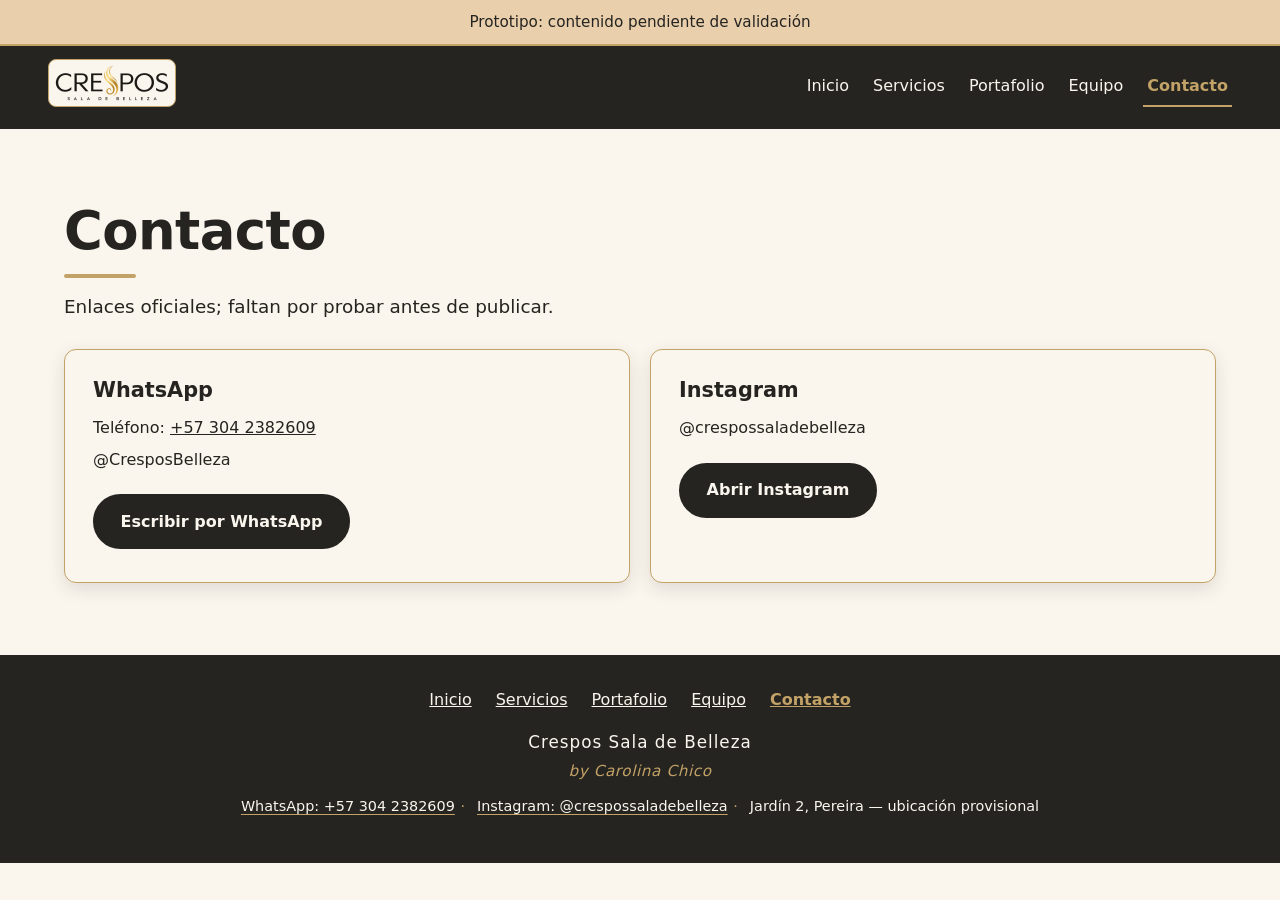
<file: contacto.html>
<!DOCTYPE html>
<!-- Autor: Andrés Mauricio Solanilla Hoyos — Desarrollador de software. -->
<html lang="es">
<head>
  <meta charset="utf-8">
  <meta name="viewport" content="width=device-width, initial-scale=1">
  <meta name="color-scheme" content="light">
  <meta name="description" content="Contacto de Crespos Sala de Belleza por WhatsApp e Instagram.">
  <title>Contacto — Crespos Sala de Belleza</title>
  <link rel="stylesheet" href="css/estilos.css">
</head>
<body>
  <a class="salto-contenido" href="#contenido">Saltar al contenido principal</a>

  <p class="aviso-prototipo" role="note">Prototipo: contenido pendiente de validación</p>

  <header class="cabecera">
    <p class="marca">
      <a href="index.html">
        <img class="marca__logo" src="docs/img/logotres-web.webp" alt="Crespos Sala de Belleza" width="480" height="160">
      </a>
    </p>
    <nav class="nav-principal" aria-label="Principal">
      <ul>
        <li><a href="index.html">Inicio</a></li>
        <li><a href="servicios.html">Servicios</a></li>
        <li><a href="portafolio.html">Portafolio</a></li>
        <li><a href="equipo.html">Equipo</a></li>
        <li><a href="contacto.html" aria-current="page">Contacto</a></li>
      </ul>
    </nav>
  </header>

  <main id="contenido">
    <section class="seccion">
      <div class="contenedor">
        <div class="hero">
          <h1>Contacto</h1>
          <p class="hero__texto">Enlaces oficiales; faltan por probar antes de publicar.</p>
        </div>
        <ul class="contactos">
          <li class="contacto-tarjeta">
            <h2>WhatsApp</h2>
            <p>Teléfono: <a href="tel:+573042382609">+57 304 2382609</a></p>
            <p>@CresposBelleza</p>
            <p><a class="btn btn--primario" href="https://wa.me/573042382609" target="_blank" rel="noopener noreferrer">Escribir por WhatsApp <span class="vis-oculto">(se abre en una pestaña nueva)</span></a></p>
          </li>
          <li class="contacto-tarjeta">
            <h2>Instagram</h2>
            <p>@crespossaladebelleza</p>
            <p><a class="btn btn--primario" href="https://www.instagram.com/crespossaladebelleza/" target="_blank" rel="noopener noreferrer">Abrir Instagram <span class="vis-oculto">(se abre en una pestaña nueva)</span></a></p>
          </li>
        </ul>
      </div>
    </section>
  </main>

  <footer class="pie">
    <nav aria-label="Pie de página">
      <ul>
        <li><a href="index.html">Inicio</a></li>
        <li><a href="servicios.html">Servicios</a></li>
        <li><a href="portafolio.html">Portafolio</a></li>
        <li><a href="equipo.html">Equipo</a></li>
        <li><a href="contacto.html" aria-current="page">Contacto</a></li>
      </ul>
    </nav>
    <p class="pie__nombre">Crespos Sala de Belleza</p>
    <p class="pie__firma">by Carolina Chico</p>
    <ul class="pie__contactos">
      <li><a href="https://wa.me/573042382609" target="_blank" rel="noopener noreferrer">WhatsApp: +57 304 2382609<span class="vis-oculto"> (se abre en una pestaña nueva)</span></a></li>
      <li><a href="https://www.instagram.com/crespossaladebelleza/" target="_blank" rel="noopener noreferrer">Instagram: @crespossaladebelleza<span class="vis-oculto"> (se abre en una pestaña nueva)</span></a></li>
      <li>Jardín 2, Pereira — ubicación provisional</li>
    </ul>
  </footer>
</body>
</html>
</file>
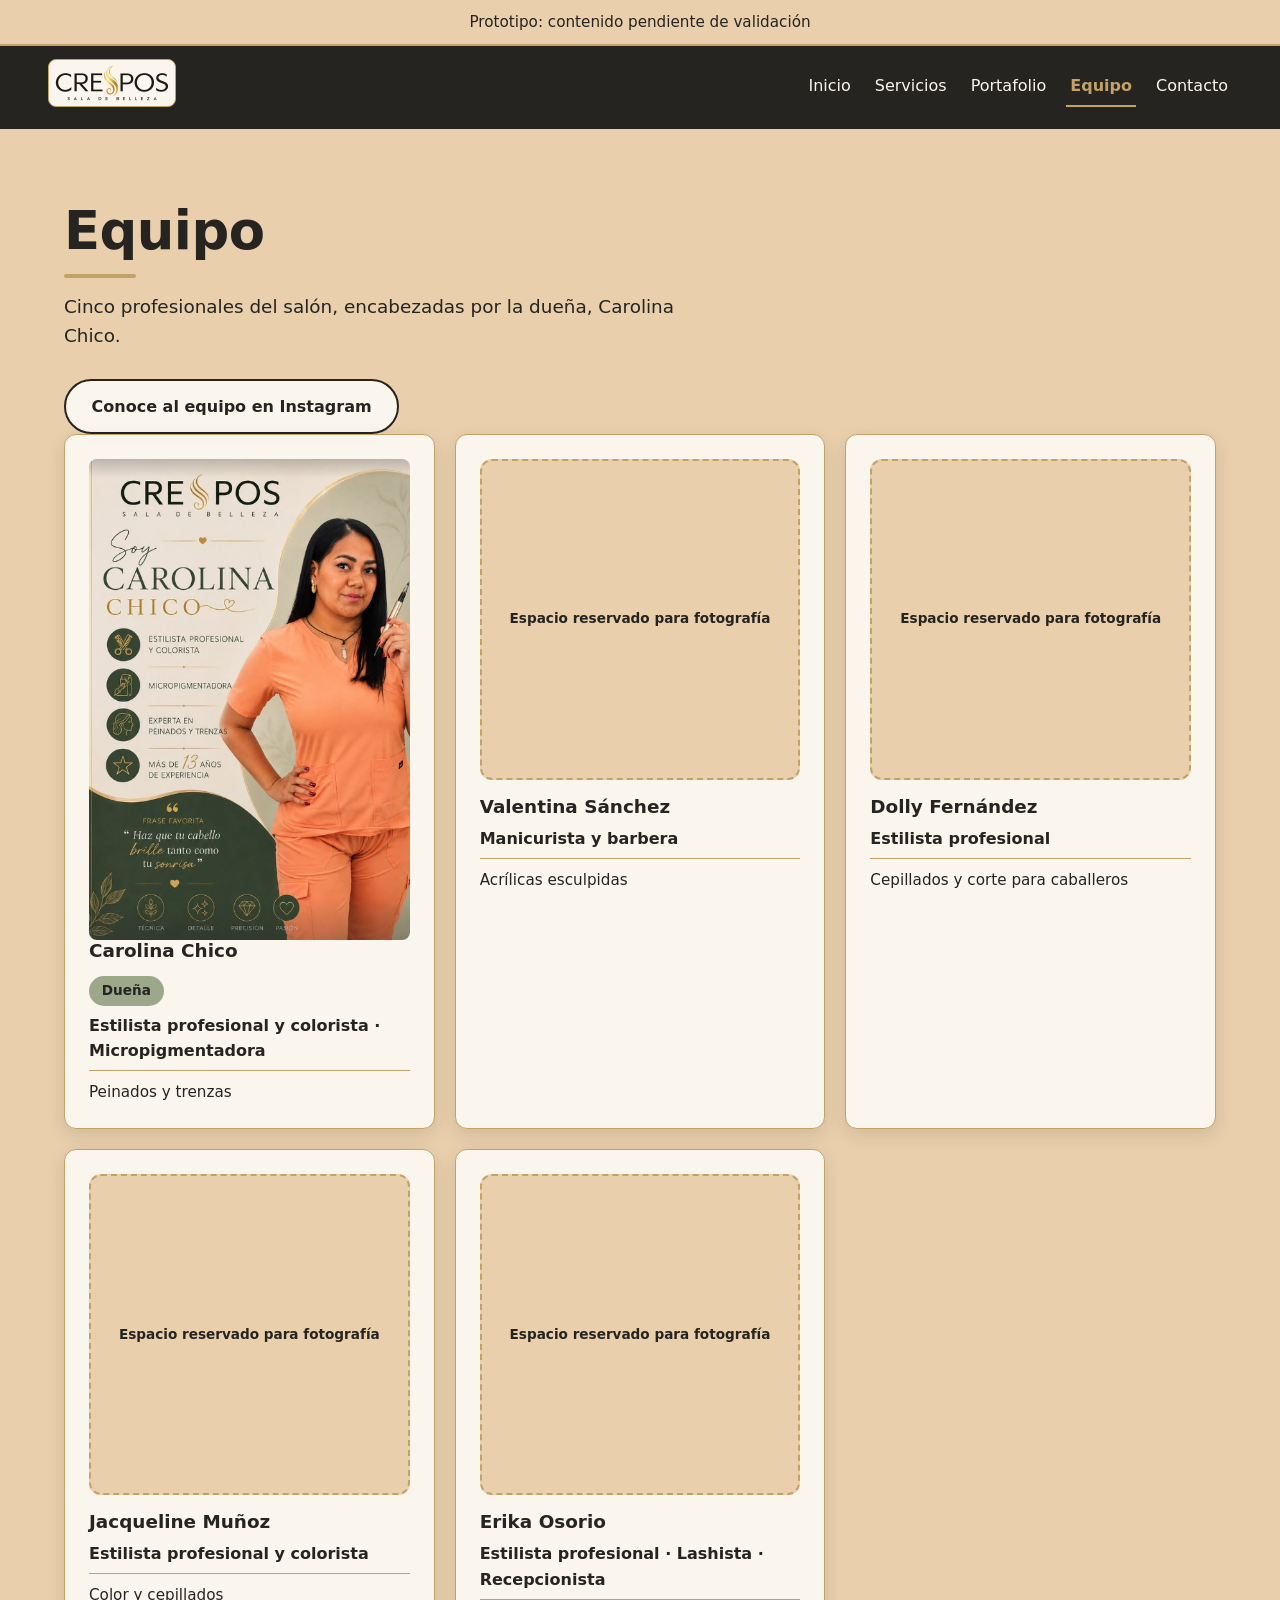
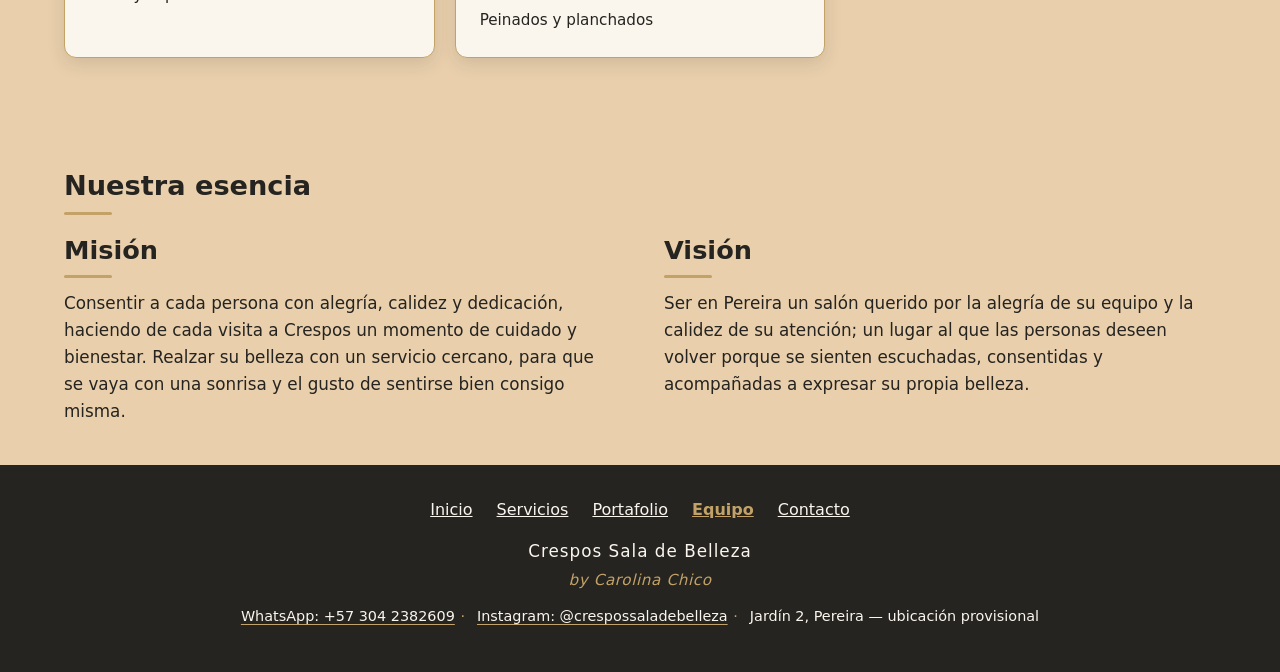
<file: equipo.html>
<!DOCTYPE html>
<!-- Autor: Andrés Mauricio Solanilla Hoyos — Desarrollador de software. -->
<html lang="es">
<head>
  <meta charset="utf-8">
  <meta name="viewport" content="width=device-width, initial-scale=1">
  <meta name="color-scheme" content="light">
  <meta name="description" content="Equipo de Crespos Sala de Belleza: cinco profesionales, según material aportado por el usuario.">
  <title>Equipo — Crespos Sala de Belleza</title>
  <link rel="stylesheet" href="css/estilos.css">
</head>
<body>
  <a class="salto-contenido" href="#contenido">Saltar al contenido principal</a>

  <p class="aviso-prototipo" role="note">Prototipo: contenido pendiente de validación</p>

  <header class="cabecera">
    <p class="marca">
      <a href="index.html">
        <img class="marca__logo" src="docs/img/logotres-web.webp" alt="Crespos Sala de Belleza" width="480" height="160">
      </a>
    </p>
    <nav class="nav-principal" aria-label="Principal">
      <ul>
        <li><a href="index.html">Inicio</a></li>
        <li><a href="servicios.html">Servicios</a></li>
        <li><a href="portafolio.html">Portafolio</a></li>
        <li><a href="equipo.html" aria-current="page">Equipo</a></li>
        <li><a href="contacto.html">Contacto</a></li>
      </ul>
    </nav>
  </header>

  <main id="contenido">
    <section class="seccion seccion--beige">
      <div class="contenedor">
        <div class="hero">
          <h1>Equipo</h1>
          <p class="hero__texto">Cinco profesionales del salón, encabezadas por la dueña, Carolina Chico.</p>
          <p class="hero__acciones"><a class="btn btn--secundario" href="https://www.instagram.com/stories/highlights/18102660485169875/" target="_blank" rel="noopener noreferrer">Conoce al equipo en Instagram<span class="vis-oculto"> (se abre en una pestaña nueva)</span></a></p>
        </div>
        <ul class="rejilla rejilla--3">
          <li><article class="tarjeta tarjeta-persona">
            <img class="equipo__foto-completa" src="docs/img/asesorauno.png" alt="Carolina Chico, dueña de Crespos: estilista y colorista, micropigmentadora, experta en peinados y trenzas; más de 13 años de experiencia. Haz que tu cabello brille tanto como tu sonrisa." width="500" height="750" loading="lazy" decoding="async">
            <h2>Carolina Chico</h2>
            <p class="estado">Dueña</p>
            <p class="cargo">Estilista profesional y colorista · Micropigmentadora</p>
            <p class="especialidad"><span class="vis-oculto">Especialidad: </span>Peinados y trenzas</p>
          </article></li>
          <li><article class="tarjeta tarjeta-persona">
            <div class="reservado">Espacio reservado para fotografía</div>
            <h2>Valentina Sánchez</h2>
            <p class="cargo">Manicurista y barbera</p>
            <p class="especialidad"><span class="vis-oculto">Especialidad: </span>Acrílicas esculpidas</p>
          </article></li>
          <li><article class="tarjeta tarjeta-persona">
            <div class="reservado">Espacio reservado para fotografía</div>
            <h2>Dolly Fernández</h2>
            <p class="cargo">Estilista profesional</p>
            <p class="especialidad"><span class="vis-oculto">Especialidad: </span>Cepillados y corte para caballeros</p>
          </article></li>
          <li><article class="tarjeta tarjeta-persona">
            <div class="reservado">Espacio reservado para fotografía</div>
            <h2>Jacqueline Muñoz</h2>
            <p class="cargo">Estilista profesional y colorista</p>
            <p class="especialidad"><span class="vis-oculto">Especialidad: </span>Color y cepillados</p>
          </article></li>
          <li><article class="tarjeta tarjeta-persona">
            <div class="reservado">Espacio reservado para fotografía</div>
            <h2>Erika Osorio</h2>
            <p class="cargo">Estilista profesional · Lashista · Recepcionista</p>
            <p class="especialidad"><span class="vis-oculto">Especialidad: </span>Peinados y planchados</p>
          </article></li>
        </ul>
      </div>
    </section>

    <section class="seccion seccion--beige esencia" aria-labelledby="esencia-titulo">
      <div class="contenedor">
        <h2 id="esencia-titulo">Nuestra esencia</h2>
        <div class="mision-vision">
          <div class="mision-vision__bloque">
            <h3 id="mision-titulo">Misión</h3>
            <p>Consentir a cada persona con alegría, calidez y dedicación, haciendo de cada visita a Crespos un momento de cuidado y bienestar. Realzar su belleza con un servicio cercano, para que se vaya con una sonrisa y el gusto de sentirse bien consigo misma.</p>
          </div>
          <div class="mision-vision__bloque">
            <h3>Visión</h3>
            <p>Ser en Pereira un salón querido por la alegría de su equipo y la calidez de su atención; un lugar al que las personas deseen volver porque se sienten escuchadas, consentidas y acompañadas a expresar su propia belleza.</p>
          </div>
        </div>
      </div>
    </section>
  </main>

  <footer class="pie">
    <nav aria-label="Pie de página">
      <ul>
        <li><a href="index.html">Inicio</a></li>
        <li><a href="servicios.html">Servicios</a></li>
        <li><a href="portafolio.html">Portafolio</a></li>
        <li><a href="equipo.html" aria-current="page">Equipo</a></li>
        <li><a href="contacto.html">Contacto</a></li>
      </ul>
    </nav>
    <p class="pie__nombre">Crespos Sala de Belleza</p>
    <p class="pie__firma">by Carolina Chico</p>
    <ul class="pie__contactos">
      <li><a href="https://wa.me/573042382609" target="_blank" rel="noopener noreferrer">WhatsApp: +57 304 2382609<span class="vis-oculto"> (se abre en una pestaña nueva)</span></a></li>
      <li><a href="https://www.instagram.com/crespossaladebelleza/" target="_blank" rel="noopener noreferrer">Instagram: @crespossaladebelleza<span class="vis-oculto"> (se abre en una pestaña nueva)</span></a></li>
      <li>Jardín 2, Pereira — ubicación provisional</li>
    </ul>
  </footer>
</body>
</html>
</file>
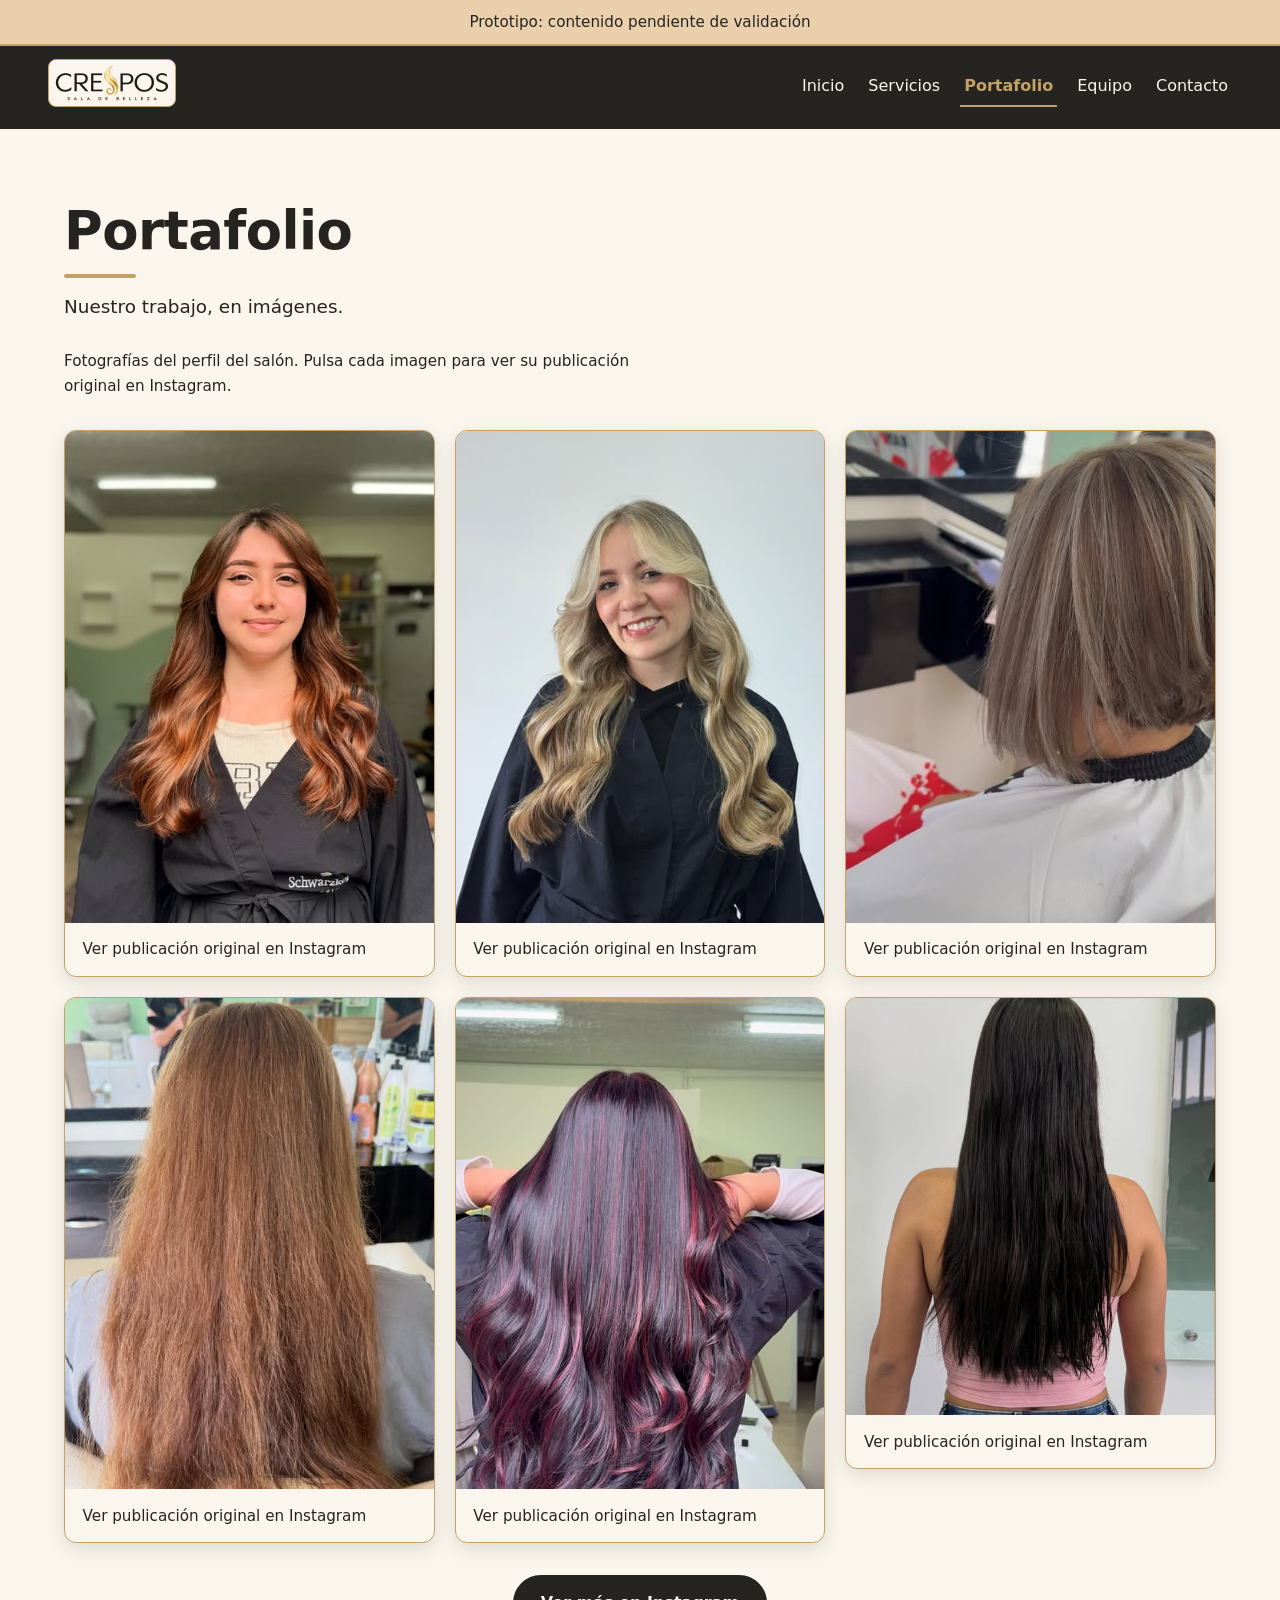
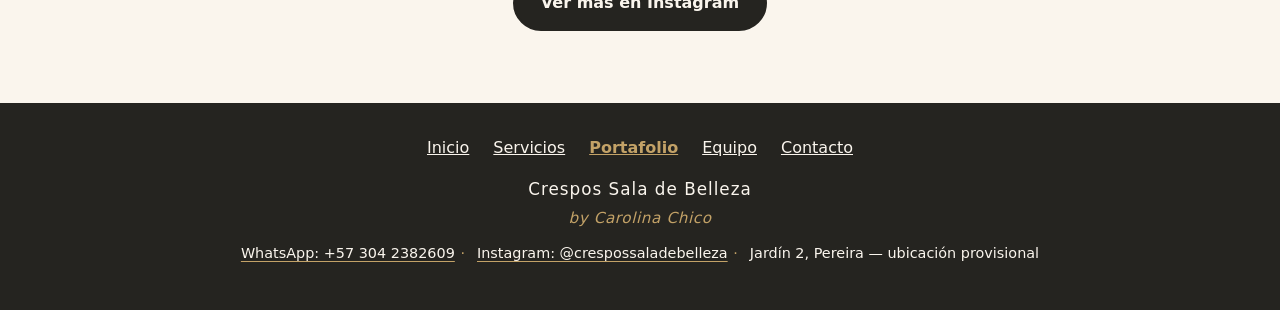
<file: portafolio.html>
<!DOCTYPE html>
<!-- Autor: Andrés Mauricio Solanilla Hoyos — Desarrollador de software. -->
<html lang="es">
<head>
  <meta charset="utf-8">
  <meta name="viewport" content="width=device-width, initial-scale=1">
  <meta name="color-scheme" content="light">
  <meta name="description" content="Portafolio de Crespos Sala de Belleza. Contenido pendiente de validación.">
  <title>Portafolio — Crespos Sala de Belleza</title>
  <link rel="stylesheet" href="css/estilos.css">
</head>
<body>
  <a class="salto-contenido" href="#contenido">Saltar al contenido principal</a>

  <p class="aviso-prototipo" role="note">Prototipo: contenido pendiente de validación</p>

  <header class="cabecera">
    <p class="marca">
      <a href="index.html">
        <img class="marca__logo" src="docs/img/logotres-web.webp" alt="Crespos Sala de Belleza" width="480" height="160">
      </a>
    </p>
    <nav class="nav-principal" aria-label="Principal">
      <ul>
        <li><a href="index.html">Inicio</a></li>
        <li><a href="servicios.html">Servicios</a></li>
        <li><a href="portafolio.html" aria-current="page">Portafolio</a></li>
        <li><a href="equipo.html">Equipo</a></li>
        <li><a href="contacto.html">Contacto</a></li>
      </ul>
    </nav>
  </header>

  <main id="contenido">
    <section class="seccion">
      <div class="contenedor">
        <div class="hero">
          <h1>Portafolio</h1>
          <p class="hero__texto">Nuestro trabajo, en imágenes.</p>
        </div>
        <p class="nota-galeria">Fotografías del perfil del salón. Pulsa cada imagen para ver su publicación original en Instagram.</p>
        <ul class="rejilla rejilla--3">
          <li><figure class="tarjeta-obra">
            <a class="foto-instagram" href="https://www.instagram.com/crespossaladebelleza/p/Dc_sTQ8FlrM/" target="_blank" rel="noopener noreferrer"><img src="img/portafolio/instagram-01.jpg" alt="Fotografía 1 del portafolio de Crespos Sala de Belleza" width="480" height="640" loading="lazy" decoding="async"><span class="vis-oculto">Ver publicación en Instagram (se abre en una pestaña nueva)</span></a>
            <figcaption>Ver publicación original en Instagram</figcaption>
          </figure></li>
          <li><figure class="tarjeta-obra">
            <a class="foto-instagram" href="https://www.instagram.com/crespossaladebelleza/p/Dcj8_gkDUE2/" target="_blank" rel="noopener noreferrer"><img src="img/portafolio/instagram-02.jpg" alt="Fotografía 2 del portafolio de Crespos Sala de Belleza" width="480" height="640" loading="lazy" decoding="async"><span class="vis-oculto">Ver publicación en Instagram (se abre en una pestaña nueva)</span></a>
            <figcaption>Ver publicación original en Instagram</figcaption>
          </figure></li>
          <li><figure class="tarjeta-obra">
            <a class="foto-instagram" href="https://www.instagram.com/crespossaladebelleza/p/DbEutt7DeOQ/" target="_blank" rel="noopener noreferrer"><img src="img/portafolio/instagram-03.jpg" alt="Fotografía 3 del portafolio de Crespos Sala de Belleza" width="480" height="640" loading="lazy" decoding="async"><span class="vis-oculto">Ver publicación en Instagram (se abre en una pestaña nueva)</span></a>
            <figcaption>Ver publicación original en Instagram</figcaption>
          </figure></li>
          <li><figure class="tarjeta-obra">
            <a class="foto-instagram" href="https://www.instagram.com/crespossaladebelleza/p/DXE45V1Db_o/" target="_blank" rel="noopener noreferrer"><img src="img/portafolio/instagram-04.jpg" alt="Fotografía 4 del portafolio de Crespos Sala de Belleza" width="480" height="640" loading="lazy" decoding="async"><span class="vis-oculto">Ver publicación en Instagram (se abre en una pestaña nueva)</span></a>
            <figcaption>Ver publicación original en Instagram</figcaption>
          </figure></li>
          <li><figure class="tarjeta-obra">
            <a class="foto-instagram" href="https://www.instagram.com/crespossaladebelleza/p/DV_wTb-EcgO/" target="_blank" rel="noopener noreferrer"><img src="img/portafolio/instagram-05.jpg" alt="Fotografía 5 del portafolio de Crespos Sala de Belleza" width="480" height="640" loading="lazy" decoding="async"><span class="vis-oculto">Ver publicación en Instagram (se abre en una pestaña nueva)</span></a>
            <figcaption>Ver publicación original en Instagram</figcaption>
          </figure></li>
          <li><figure class="tarjeta-obra">
            <a class="foto-instagram" href="https://www.instagram.com/crespossaladebelleza/p/DVzejThjYBW/" target="_blank" rel="noopener noreferrer"><img src="img/portafolio/instagram-06.jpg" alt="Fotografía 6 del portafolio de Crespos Sala de Belleza" width="565" height="640" loading="lazy" decoding="async"><span class="vis-oculto">Ver publicación en Instagram (se abre en una pestaña nueva)</span></a>
            <figcaption>Ver publicación original en Instagram</figcaption>
          </figure></li>
        </ul>
        <p class="acciones-galeria">
          <a class="btn btn--primario" href="https://www.instagram.com/crespossaladebelleza/" target="_blank" rel="noopener noreferrer">Ver más en Instagram<span class="vis-oculto"> (se abre en una pestaña nueva)</span></a>
        </p>
      </div>
    </section>
  </main>

  <footer class="pie">
    <nav aria-label="Pie de página">
      <ul>
        <li><a href="index.html">Inicio</a></li>
        <li><a href="servicios.html">Servicios</a></li>
        <li><a href="portafolio.html" aria-current="page">Portafolio</a></li>
        <li><a href="equipo.html">Equipo</a></li>
        <li><a href="contacto.html">Contacto</a></li>
      </ul>
    </nav>
    <p class="pie__nombre">Crespos Sala de Belleza</p>
    <p class="pie__firma">by Carolina Chico</p>
    <ul class="pie__contactos">
      <li><a href="https://wa.me/573042382609" target="_blank" rel="noopener noreferrer">WhatsApp: +57 304 2382609<span class="vis-oculto"> (se abre en una pestaña nueva)</span></a></li>
      <li><a href="https://www.instagram.com/crespossaladebelleza/" target="_blank" rel="noopener noreferrer">Instagram: @crespossaladebelleza<span class="vis-oculto"> (se abre en una pestaña nueva)</span></a></li>
      <li>Jardín 2, Pereira — ubicación provisional</li>
    </ul>
  </footer>
</body>
</html>
</file>
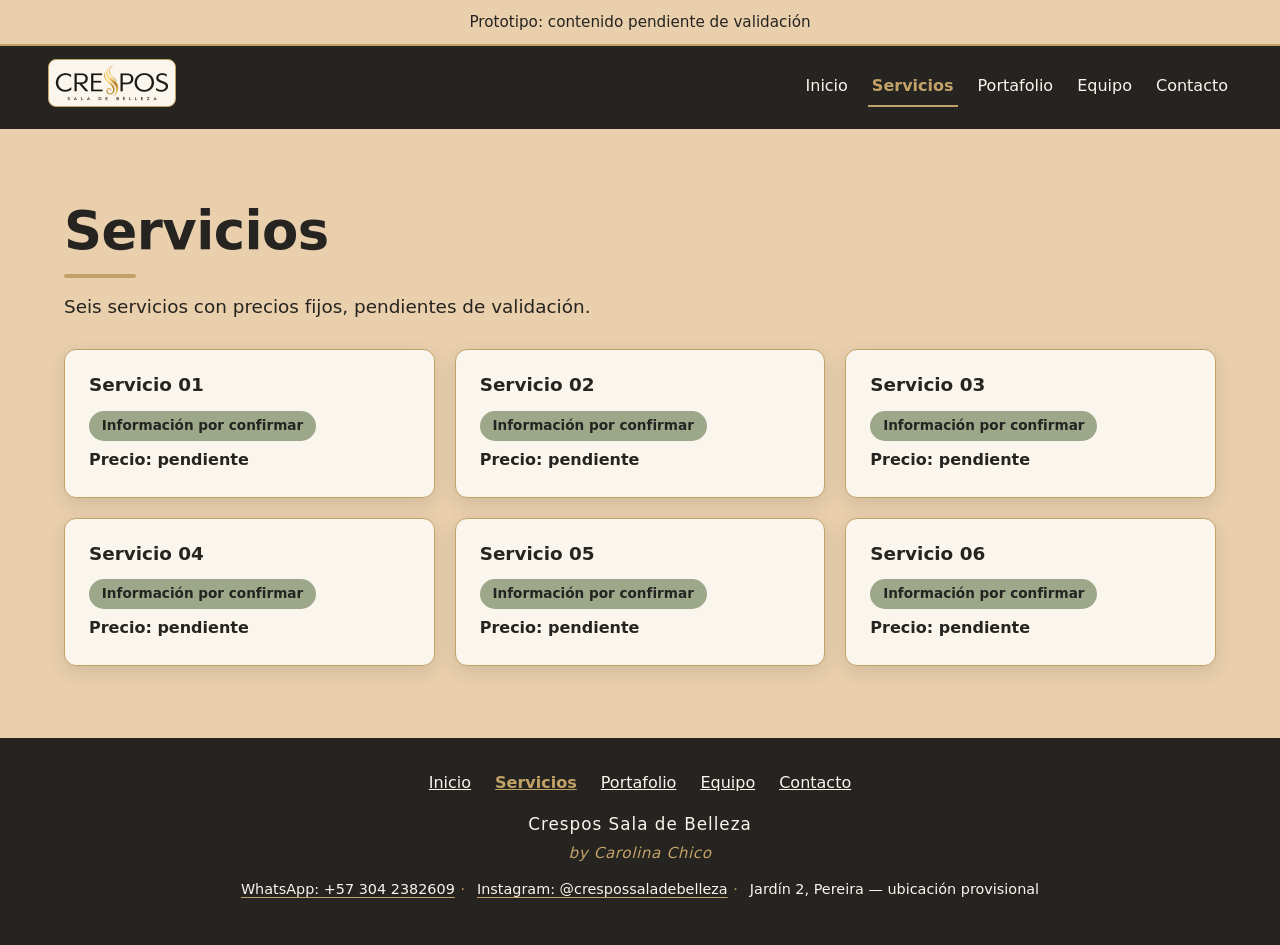
<file: servicios.html>
<!DOCTYPE html>
<!-- Autor: Andrés Mauricio Solanilla Hoyos — Desarrollador de software. -->
<html lang="es">
<head>
  <meta charset="utf-8">
  <meta name="viewport" content="width=device-width, initial-scale=1">
  <meta name="color-scheme" content="light">
  <meta name="description" content="Servicios de Crespos Sala de Belleza. Contenido pendiente de validación.">
  <title>Servicios — Crespos Sala de Belleza</title>
  <link rel="stylesheet" href="css/estilos.css">
</head>
<body>
  <a class="salto-contenido" href="#contenido">Saltar al contenido principal</a>

  <p class="aviso-prototipo" role="note">Prototipo: contenido pendiente de validación</p>

  <header class="cabecera">
    <p class="marca">
      <a href="index.html">
        <img class="marca__logo" src="docs/img/logotres-web.webp" alt="Crespos Sala de Belleza" width="480" height="160">
      </a>
    </p>
    <nav class="nav-principal" aria-label="Principal">
      <ul>
        <li><a href="index.html">Inicio</a></li>
        <li><a href="servicios.html" aria-current="page">Servicios</a></li>
        <li><a href="portafolio.html">Portafolio</a></li>
        <li><a href="equipo.html">Equipo</a></li>
        <li><a href="contacto.html">Contacto</a></li>
      </ul>
    </nav>
  </header>

  <main id="contenido">
    <section class="seccion seccion--beige">
      <div class="contenedor">
        <div class="hero">
          <h1>Servicios</h1>
          <p class="hero__texto">Seis servicios con precios fijos, pendientes de validación.</p>
        </div>
        <ul class="rejilla rejilla--3">
          <li><article class="tarjeta">
            <h2>Servicio 01</h2>
            <p class="estado">Información por confirmar</p>
            <p class="precio">Precio: pendiente</p>
          </article></li>
          <li><article class="tarjeta">
            <h2>Servicio 02</h2>
            <p class="estado">Información por confirmar</p>
            <p class="precio">Precio: pendiente</p>
          </article></li>
          <li><article class="tarjeta">
            <h2>Servicio 03</h2>
            <p class="estado">Información por confirmar</p>
            <p class="precio">Precio: pendiente</p>
          </article></li>
          <li><article class="tarjeta">
            <h2>Servicio 04</h2>
            <p class="estado">Información por confirmar</p>
            <p class="precio">Precio: pendiente</p>
          </article></li>
          <li><article class="tarjeta">
            <h2>Servicio 05</h2>
            <p class="estado">Información por confirmar</p>
            <p class="precio">Precio: pendiente</p>
          </article></li>
          <li><article class="tarjeta">
            <h2>Servicio 06</h2>
            <p class="estado">Información por confirmar</p>
            <p class="precio">Precio: pendiente</p>
          </article></li>
        </ul>
      </div>
    </section>
  </main>

  <footer class="pie">
    <nav aria-label="Pie de página">
      <ul>
        <li><a href="index.html">Inicio</a></li>
        <li><a href="servicios.html" aria-current="page">Servicios</a></li>
        <li><a href="portafolio.html">Portafolio</a></li>
        <li><a href="equipo.html">Equipo</a></li>
        <li><a href="contacto.html">Contacto</a></li>
      </ul>
    </nav>
    <p class="pie__nombre">Crespos Sala de Belleza</p>
    <p class="pie__firma">by Carolina Chico</p>
    <ul class="pie__contactos">
      <li><a href="https://wa.me/573042382609" target="_blank" rel="noopener noreferrer">WhatsApp: +57 304 2382609<span class="vis-oculto"> (se abre en una pestaña nueva)</span></a></li>
      <li><a href="https://www.instagram.com/crespossaladebelleza/" target="_blank" rel="noopener noreferrer">Instagram: @crespossaladebelleza<span class="vis-oculto"> (se abre en una pestaña nueva)</span></a></li>
      <li>Jardín 2, Pereira — ubicación provisional</li>
    </ul>
  </footer>
</body>
</html>
</file>
<file: css/estilos.css>
/* Autor: Andrés Mauricio Solanilla Hoyos — Desarrollador de software. */
/* Crespos Sala de Belleza — prototipo local multipágina
   Paleta provisional (CR-004), pendiente de aprobación final.
   Contraste verificado (WCAG): texto oscuro sobre claro 14.3:1, sobre beige 10.3:1,
   sobre dorado 6.4:1 y sobre verde 6.2:1. Dorado sobre oscuro 6.4:1.
   Dorado sobre claro 2.2:1: no usar como texto. */

:root {
  --beige: #E9CFAC;
  --dorado: #C3A267;
  --verde: #9DA88B;
  --oscuro: #252420;
  --claro: #FAF5ED;
  --fuente: system-ui, -apple-system, "Segoe UI", Roboto, "Helvetica Neue", Arial, sans-serif;
  --radio: 12px;
  --sombra: 0 6px 18px rgba(37, 36, 32, 0.12);
}

*, *::before, *::after { box-sizing: border-box; }

html { scroll-behavior: smooth; }

body {
  margin: 0;
  font-family: var(--fuente);
  font-size: 1rem;
  line-height: 1.6;
  color: var(--oscuro);
  background: var(--claro);
}

h1, h2, h3 { line-height: 1.2; }

h1, h2 { text-wrap: balance; }

a { color: inherit; }

:focus-visible { outline: 3px solid var(--oscuro); outline-offset: 3px; }

.vis-oculto {
  position: absolute;
  width: 1px;
  height: 1px;
  padding: 0;
  margin: -1px;
  overflow: hidden;
  clip: rect(0 0 0 0);
  clip-path: inset(50%);
  white-space: nowrap;
  border: 0;
}

.salto-contenido {
  position: absolute;
  top: -100%;
  left: 0.75rem;
  z-index: 200;
  background: var(--oscuro);
  color: var(--claro);
  padding: 0.75rem 1.25rem;
  border-radius: 0 0 var(--radio) var(--radio);
  text-decoration: none;
  font-weight: 600;
}

.salto-contenido:focus { top: 0; }

.aviso-prototipo {
  margin: 0;
  background: var(--beige);
  color: var(--oscuro);
  text-align: center;
  padding: 0.6rem 1rem;
  font-size: 0.95rem;
  border-bottom: 2px solid var(--dorado);
}

.cabecera {
  background: var(--oscuro);
  color: var(--claro);
  display: flex;
  flex-wrap: wrap;
  gap: 0.75rem 1.5rem;
  align-items: center;
  justify-content: space-between;
  padding: 0.85rem clamp(1rem, 4vw, 3rem);
  position: sticky;
  top: 0;
  z-index: 50;
}

.cabecera :focus-visible { outline-color: var(--claro); }

.marca { font-size: 1.1rem; margin: 0; }

.marca a {
  color: var(--claro);
  text-decoration: none;
  font-weight: 700;
  letter-spacing: 0.02em;
  display: inline-flex;
  align-items: center;
  gap: 0.65rem;
}

.marca__logo {
  height: 3rem;
  width: auto;
  flex-shrink: 0;
  background: var(--claro);
  padding: 3px;
  border: 1px solid var(--dorado);
  border-radius: 8px;
}

.nav-principal ul {
  display: flex;
  flex-wrap: wrap;
  gap: 0.25rem 1rem;
  list-style: none;
  margin: 0;
  padding: 0;
}

.nav-principal a {
  color: var(--claro);
  text-decoration: none;
  display: inline-block;
  padding: 0.4rem 0.25rem;
  border-bottom: 2px solid transparent;
}

.nav-principal a:hover {
  color: var(--dorado);
  border-bottom-color: var(--dorado);
}

.nav-principal a[aria-current="page"] {
  color: var(--dorado);
  border-bottom-color: var(--dorado);
  font-weight: 700;
}

.seccion {
  padding: clamp(2.5rem, 7vw, 4.5rem) clamp(1rem, 6vw, 4rem);
  scroll-margin-top: 10.5rem;
}

#contenido { scroll-margin-top: 10.5rem; }

@media (min-width: 40rem) {
  .seccion,
  #contenido { scroll-margin-top: 6.5rem; }
}

.seccion--beige { background: var(--beige); }

.contenedor {
  width: 100%;
  max-width: 75rem;
  margin: 0 auto;
}

.hero { max-width: 44rem; }

.hero h1 {
  font-size: clamp(2rem, 6vw, 3.3rem);
  font-weight: 800;
  letter-spacing: -0.01em;
  line-height: 1.12;
  margin: 0 0 0.85rem;
}

.hero h1::after {
  content: "";
  display: block;
  width: 4.5rem;
  height: 4px;
  margin-top: 0.9rem;
  background: var(--dorado);
  border-radius: 2px;
}

.hero__texto {
  font-size: 1.15rem;
  max-width: 55ch;
  margin: 0 0 1.75rem;
}

.hero__acciones {
  display: flex;
  flex-wrap: wrap;
  gap: 0.9rem;
  margin: 0;
}

.inicio-fondo {
  position: relative;
  background-color: var(--claro);
  background-image: url("../docs/img/logouno-web.webp");
  background-repeat: no-repeat;
  background-position: center top;
  background-size: contain;
}

@media (min-width: 48rem) {
  .inicio-fondo { background-attachment: fixed; }
}

.inicio-fondo::before {
  content: "";
  position: absolute;
  inset: 0;
  background: rgba(250, 245, 237, 0.75);
  pointer-events: none;
}

.inicio-fondo > * { position: relative; z-index: 1; }

.inicio-fondo__contenido {
  display: flex;
  flex-direction: column;
  gap: clamp(1.5rem, 4vw, 2.5rem);
  max-width: 56rem;
  margin: 0 auto;
}

.tarjeta-suave {
  background: rgba(250, 245, 237, 0.93);
  border: 1px solid var(--dorado);
  border-radius: var(--radio);
  box-shadow: var(--sombra);
  padding: clamp(1.5rem, 4vw, 2.5rem);
}

.presentacion h1 {
  margin: 0 0 0.6rem;
  font-size: clamp(1.75rem, 5vw, 2.6rem);
  letter-spacing: -0.01em;
}

.presentacion h1::after {
  content: "";
  display: block;
  width: 4.5rem;
  height: 4px;
  margin-top: 0.85rem;
  background: var(--dorado);
  border-radius: 2px;
}

.presentacion p {
  margin: 0;
  font-size: 1.15rem;
  max-width: 55ch;
}

.btn {
  display: inline-block;
  padding: 0.8rem 1.6rem;
  border-radius: 999px;
  font-weight: 600;
  font-size: 1rem;
  text-decoration: none;
  border: 2px solid transparent;
  transition: background-color 0.2s ease, color 0.2s ease;
}

.btn--primario {
  background: var(--oscuro);
  color: var(--claro);
  border-color: var(--oscuro);
}

.btn--primario:hover {
  background: var(--dorado);
  color: var(--oscuro);
  border-color: var(--dorado);
}

.btn--secundario {
  background: var(--claro);
  color: var(--oscuro);
  border-color: var(--oscuro);
}

.btn--secundario:hover { background: var(--dorado); }

.carrusel {
  margin: 0;
  max-width: 56rem;
  background: var(--claro);
  border: 1px solid var(--dorado);
  border-radius: var(--radio);
  box-shadow: var(--sombra);
  padding: clamp(1.25rem, 4vw, 2.25rem);
}

.carrusel__titulo {
  margin: 0 0 1.25rem;
  font-size: clamp(1.15rem, 3vw, 1.5rem);
}

.carrusel__pista {
  list-style: none;
  margin: 0;
  padding: 0;
  display: grid;
  gap: 1.5rem;
}

.js .carrusel__pista { display: block; }

.js .carrusel__diapositiva { display: none; }

.js .carrusel__diapositiva.es-activa {
  display: block;
  animation: fundido 0.35s ease both;
}

@keyframes fundido {
  from { opacity: 0; }
  to { opacity: 1; }
}

.diapositiva__numero {
  margin: 0 0 0.75rem;
  font-size: 0.85rem;
  font-weight: 700;
  letter-spacing: 0.08em;
  text-transform: uppercase;
}

.diapositiva h3 {
  margin: 0.75rem 0 0;
  font-size: clamp(1.1rem, 3vw, 1.35rem);
}

.diapositiva__nota {
  margin: 0.5rem 0 0;
  font-size: 0.9rem;
}

.enlaces-carrusel {
  display: flex;
  flex-wrap: wrap;
  justify-content: center;
  gap: 0.75rem 2rem;
  margin: -0.75rem 0 0;
  font-weight: 600;
}

.enlaces-carrusel a {
  color: var(--oscuro);
  text-decoration: underline;
  text-decoration-color: var(--dorado);
  text-underline-offset: 3px;
}

.enlaces-carrusel a:hover { background: var(--beige); }

.mision-vision {
  display: grid;
  gap: clamp(1.5rem, 4vw, 3rem);
  grid-template-columns: 1fr;
}

@media (min-width: 48rem) {
  .mision-vision { grid-template-columns: 1fr 1fr; }
}

.mision-vision h2,
.mision-vision h3 {
  margin: 0 0 0.75rem;
  font-size: clamp(1.25rem, 3vw, 1.6rem);
}

.mision-vision h2::after,
.mision-vision h3::after {
  content: "";
  display: block;
  width: 3rem;
  height: 3px;
  margin-top: 0.6rem;
  background: var(--dorado);
  border-radius: 2px;
}

.mision-vision p {
  margin: 0;
  font-size: 1.05rem;
  max-width: 55ch;
}

.esencia {
  padding-top: clamp(1.5rem, 4vw, 2.5rem);
  padding-bottom: clamp(1.5rem, 4vw, 2.5rem);
}

.esencia h2 {
  margin: 0 0 1.25rem;
  font-size: clamp(1.35rem, 3vw, 1.7rem);
}

.esencia h2::after {
  content: "";
  display: block;
  width: 3rem;
  height: 3px;
  margin-top: 0.6rem;
  background: var(--dorado);
  border-radius: 2px;
}

.reservado {
  display: flex;
  align-items: center;
  justify-content: center;
  text-align: center;
  min-height: clamp(8rem, 28vw, 13rem);
  padding: 1.25rem;
  background: var(--beige);
  border: 2px dashed var(--dorado);
  border-radius: var(--radio);
  font-size: 0.85rem;
  font-weight: 600;
}

.reservado--carrusel {
  min-height: 0;
  aspect-ratio: 16 / 9;
  margin-bottom: 0;
}

.carrusel__controles { display: none; }

.js .carrusel__controles {
  display: flex;
  flex-wrap: wrap;
  align-items: center;
  justify-content: center;
  gap: 0.75rem;
  margin-top: 1.5rem;
}

.carrusel__boton {
  background: var(--claro);
  color: var(--oscuro);
  border: 1.5px solid var(--oscuro);
  border-radius: 999px;
  padding: 0.55rem 1.1rem;
  font-weight: 600;
  font-size: 0.95rem;
  font-family: inherit;
  cursor: pointer;
}

.carrusel__boton:hover { background: var(--dorado); }

.carrusel__boton[hidden] { display: none; }

.carrusel__boton--flecha {
  display: inline-flex;
  align-items: center;
  justify-content: center;
  width: 44px;
  height: 44px;
  padding: 0;
  border-radius: 50%;
}

.carrusel__boton--flecha:hover { background: var(--beige); }

.carrusel__pausa {
  border: none;
  background: transparent;
  padding: 0.75rem 0.9rem;
  min-height: 44px;
  font-size: 0.85rem;
  text-decoration: underline;
  text-decoration-color: var(--dorado);
  text-underline-offset: 3px;
}

.carrusel__pausa:hover { background: var(--beige); }

.carrusel__puntos {
  display: flex;
  gap: 0.15rem;
  align-items: center;
}

.carrusel__punto {
  width: 44px;
  height: 44px;
  padding: 0;
  border: none;
  background: transparent;
  border-radius: 50%;
  cursor: pointer;
  position: relative;
}

.carrusel__punto::after {
  content: "";
  position: absolute;
  top: 50%;
  left: 50%;
  transform: translate(-50%, -50%);
  width: 0.55rem;
  height: 0.55rem;
  border-radius: 50%;
  background: transparent;
  border: 1.5px solid var(--oscuro);
}

.carrusel__punto.es-activo::after { background: var(--oscuro); }

.carrusel__punto:hover { background: var(--beige); }

.rejilla {
  list-style: none;
  margin: 0;
  padding: 0;
  display: grid;
  gap: 1.25rem;
  grid-template-columns: 1fr;
}

@media (min-width: 40rem) {
  .rejilla--3,
  .rejilla--4 { grid-template-columns: repeat(2, 1fr); }
}

@media (min-width: 64rem) {
  .rejilla--3 { grid-template-columns: repeat(3, 1fr); }
  .rejilla--4 { grid-template-columns: repeat(4, 1fr); }
}

.tarjeta {
  background: var(--claro);
  border: 1px solid var(--dorado);
  border-radius: var(--radio);
  box-shadow: var(--sombra);
  padding: 1.5rem;
  height: 100%;
}

.tarjeta h2 {
  margin: 0 0 0.5rem;
  font-size: 1.15rem;
}

.tarjeta p { margin: 0.4rem 0 0; }

.precio { font-weight: 700; }

.estado {
  display: inline-block;
  margin: 0.25rem 0 0;
  padding: 0.25rem 0.8rem;
  background: var(--verde);
  color: var(--oscuro);
  border-radius: 999px;
  font-size: 0.85rem;
  font-weight: 700;
}

.tarjeta-persona .reservado {
  min-height: 0;
  aspect-ratio: 1 / 1;
  margin-bottom: 1rem;
}

.cargo {
  margin: 0.35rem 0 0;
  font-weight: 600;
}

.especialidad {
  margin: 0.6rem 0 0;
  padding-top: 0.55rem;
  border-top: 1px solid var(--dorado);
  font-size: 0.95rem;
}

.tarjeta-obra {
  margin: 0;
  background: var(--claro);
  border: 1px solid var(--dorado);
  border-radius: var(--radio);
  overflow: hidden;
  box-shadow: var(--sombra);
}

.tarjeta-obra .reservado {
  margin: 0;
  border-radius: 0;
  min-height: 0;
  aspect-ratio: 4 / 3;
}

.tarjeta-obra figcaption {
  padding: 0.9rem 1.1rem;
  font-size: 0.95rem;
}

.nota-galeria {
  max-width: 60ch;
  margin: 0.25rem 0 2rem;
  font-size: 0.95rem;
}

.acciones-galeria {
  margin: 2rem 0 0;
  text-align: center;
}

.contactos {
  list-style: none;
  margin: 0;
  padding: 0;
  display: grid;
  gap: 1.25rem;
  grid-template-columns: 1fr;
}

@media (min-width: 48rem) {
  .contactos { grid-template-columns: repeat(2, 1fr); }
}

.contacto-tarjeta {
  background: var(--claro);
  border: 1px solid var(--dorado);
  border-radius: var(--radio);
  padding: 1.75rem;
  box-shadow: var(--sombra);
}

.contacto-tarjeta h2 {
  margin: 0 0 0.75rem;
  font-size: 1.3rem;
}

.contacto-tarjeta p { margin: 0.35rem 0; }

.contacto-tarjeta .btn { margin-top: 1rem; }

.pie {
  background: var(--oscuro);
  color: var(--claro);
  padding: 2rem clamp(1rem, 6vw, 4rem);
  text-align: center;
}

.pie nav ul {
  list-style: none;
  display: flex;
  flex-wrap: wrap;
  justify-content: center;
  gap: 0.5rem 1.5rem;
  padding: 0;
  margin: 0 0 1rem;
}

.pie a { color: var(--claro); }

.pie a:hover { color: var(--dorado); }

.pie a[aria-current="page"] {
  color: var(--dorado);
  font-weight: 700;
}

.pie__contactos {
  list-style: none;
  display: flex;
  flex-wrap: wrap;
  justify-content: center;
  align-items: center;
  gap: 0.25rem 0.35rem;
  padding: 0;
  margin: 0 0 0.75rem;
  font-size: 0.9rem;
}

.pie__contactos li {
  display: inline-flex;
  align-items: center;
}

.pie__contactos li + li::before {
  content: "·";
  margin-right: 0.75rem;
  color: var(--dorado);
}

.pie__contactos a {
  color: var(--claro);
  text-decoration: underline;
  text-decoration-color: var(--dorado);
  text-underline-offset: 3px;
}

.pie__contactos a:hover { color: var(--dorado); }

.pie :focus-visible { outline-color: var(--claro); }

.pie__nombre {
  margin: 0 0 0.2rem;
  font-size: 1.05rem;
  letter-spacing: 0.06em;
  color: var(--claro);
}

.pie__firma {
  margin: 0 0 0.75rem;
  font-size: 0.95rem;
  font-style: italic;
  letter-spacing: 0.04em;
  color: var(--dorado);
}

@media (prefers-reduced-motion: reduce) {
  html { scroll-behavior: auto; }
  *,
  *::before,
  *::after {
    animation-duration: 0.01ms !important;
    animation-iteration-count: 1 !important;
    transition-duration: 0.01ms !important;
  }
}

/* Fotografías locales enlazadas a Instagram. */
.foto-instagram { display:block; }
.foto-instagram img { display:block; width:100%; height:auto; object-fit:contain; }
.carrusel .foto-instagram img { max-height:32rem; object-fit:contain; background:var(--color-claro, #FAF5ED); }

.equipo__foto-completa { display: block; width: 100%; height: auto; object-fit: contain; border-radius: 0.5rem; }

.bienvenida-marca { margin: 0; padding: .5rem 1rem; text-align: center; font-family: Georgia, serif; font-size: clamp(1.5rem, 3vw, 2.35rem); font-weight: 400; line-height: 1.35; color: #252420; text-wrap: balance; }
.enlaces-carrusel .contacto-elegante { display: inline-flex; align-items: center; justify-content: center; gap: .65rem; min-height: 48px; padding: .85rem 1.4rem; border: 1px solid #C3A267; border-radius: 999px; text-decoration: none; font-weight: 600; box-shadow: 0 4px 14px rgb(37 36 32 / 10%); }
.enlaces-carrusel .contacto-elegante--whatsapp { background: #344638; color: #FAF5ED; border-color: #344638; }
.enlaces-carrusel .contacto-elegante--instagram { background: #FAF5ED; color: #252420; }
.enlaces-carrusel .contacto-elegante--whatsapp:hover { background: #26362a; }
.enlaces-carrusel .contacto-elegante--instagram:hover { background: #E9CFAC; }
.contacto-elegante svg { flex-shrink: 0; }
@media (max-width: 40rem) { .enlaces-carrusel .contacto-elegante { width: 100%; box-sizing: border-box; } }
</file>
<file: propuestas/assets/site.css>
@charset "UTF-8";
:root{--ivory:#faf5ed;--champagne:#e9cfac;--gold:#c3a267;--sage:#9da88b;--ink:#252420;--muted:#605e54;--line:#d8d2c4;--serif:Georgia,'Times New Roman',serif;--surface:#efeee5;--dark:#344135}
*{box-sizing:border-box}html{scroll-behavior:smooth;scroll-padding-top:110px}body{margin:0;background:var(--ivory);color:var(--ink);font:16px/1.6 Arial,sans-serif}a{color:inherit;text-decoration:none}button{font:inherit;color:inherit;cursor:pointer}button,a{touch-action:manipulation}a,button{transition:background .2s,box-shadow .2s,transform .2s}a:hover,button:hover{filter:brightness(.96)}a:focus-visible,button:focus-visible{outline:3px solid currentColor;outline-offset:5px}p{margin:0 0 1rem}h1,h2,h3{font-family:var(--serif);font-weight:400;line-height:1.08;margin:0}h1,.secondary-title{font-size:clamp(3.2rem,5.6vw,6rem);letter-spacing:-.055em}h2{font-size:clamp(2.4rem,3.9vw,4.4rem);letter-spacing:-.045em}h3{font-size:1.55rem}em{font-weight:400}small,.small{font-size:.76rem;line-height:1.6;color:var(--muted)}.logo{display:block;width:154px;height:auto}.skip{position:fixed;left:1rem;top:-100px;background:var(--ink);color:white;padding:1rem;z-index:10}.skip:focus{top:1rem}.prototype{padding:9px 5%;background:var(--ink);color:var(--ivory);display:flex;align-items:center;gap:20px;font-size:.66rem;letter-spacing:.1em}.prototype a{margin-left:auto;text-decoration:underline;text-underline-offset:3px}.header{min-height:100px;display:flex;align-items:center;justify-content:space-between;gap:25px;padding:18px 5%;border-bottom:1px solid var(--line);background:var(--ivory);position:sticky;top:0;z-index:5}.header nav{display:flex;gap:27px;font-size:.8rem}.header nav a{padding:8px 0}.header nav a:hover{box-shadow:0 2px var(--gold)}.edition{font-size:.65rem;color:var(--muted)}.menu-toggle{background:transparent;border:1px solid var(--line);padding:8px 14px}.hero{display:grid;grid-template-columns:1.05fr 1fr;min-height:650px;border-bottom:1px solid var(--line)}.hero-copy{padding:65px 8% 32px 10%;display:flex;flex-direction:column;align-items:flex-start}.kicker,.eyebrow{font-size:.66rem;letter-spacing:.18em;text-transform:uppercase}.kicker{margin-bottom:55px}.slide .eyebrow{color:var(--muted)}.intro{max-width:400px;font-size:.9rem;line-height:1.85;margin:25px 0 30px;color:var(--muted)}.button{display:inline-flex;align-items:center;justify-content:center;gap:35px;background:var(--ink);color:var(--ivory);padding:15px 23px;font-size:.78rem;border:1px solid var(--ink);cursor:pointer}.button:hover{box-shadow:0 5px 20px #25242025;transform:translateY(-2px)}.slide .small{margin-top:17px;max-width:350px}.carousel-controls{align-items:center;gap:20px;margin-top:auto;padding-top:25px}.carousel-controls:not([hidden]){display:flex}.carousel-controls button{background:none;border:1px solid var(--line);border-radius:50%;width:42px;height:42px}.carousel-controls p{font-size:.65rem;margin:0;letter-spacing:.12em}.hero-art{background:var(--surface);position:relative;display:grid;place-items:center;overflow:hidden;min-height:580px}.botanical{position:absolute;inset:0;width:100%;height:100%;stroke:#66795d;stroke-width:1.1;opacity:.5}.botanical g{fill:#9da88b33}.art-ring{position:absolute;width:68%;height:80%;border:1px solid #a5ad96;border-radius:50% 50% 0 0;transform:rotate(12deg)}.art-caption{font-family:var(--serif);font-size:clamp(2.5rem,4vw,4.5rem);text-align:center;line-height:1.2;z-index:1}.art-caption small{display:block;font:10px/1.5 Arial,sans-serif;margin-top:22px;letter-spacing:.06em}.corner-logo{position:absolute;bottom:24px;right:26px;width:95px;opacity:.55}.manifesto{display:flex;align-items:center;justify-content:space-between;gap:30px;padding:45px 7%;border-bottom:1px solid var(--line)}.manifesto>span:first-child{font-size:3rem;color:#57694b}.manifesto p{font:1.8rem/1.35 var(--serif);margin:0}.manifesto-note{font-size:.7rem;color:var(--muted);text-align:right}.section{padding:90px 7%;scroll-margin-top:10px}.section-heading{display:flex;align-items:end;justify-content:space-between;gap:30px;margin-bottom:35px}.section-heading>p{font-size:.8rem;color:var(--muted);max-width:340px;margin:0}.eyebrow{margin-bottom:19px}.notice{font-size:.75rem;padding:12px 17px;background:#e9cfac55;border-left:2px solid #8b713f;line-height:1.7;margin:25px 0}.services{display:grid;grid-template-columns:1fr 1fr;column-gap:55px}.service{display:flex;gap:20px;align-items:start;padding:30px 0;border-bottom:1px solid var(--line)}.index{font-size:.65rem;padding-top:7px;color:var(--muted)}.service div{flex:1}.service div p{font-size:.75rem;color:var(--muted);margin:12px 0 0;max-width:245px}.price{font:1.2rem var(--serif);white-space:nowrap;margin:6px 0}.price small{display:block;font:10px/1.5 Arial,sans-serif;margin-top:8px}.team-section{background:var(--surface)}.team{display:grid;grid-template-columns:repeat(5,1fr);gap:20px}.portrait{aspect-ratio:3/4;background:#dedfd2;display:flex;flex-direction:column;justify-content:center;align-items:center;border-radius:90px 90px 0 0;margin-bottom:22px}.portrait span{font:3rem var(--serif);color:#64715d}.portrait small{margin-top:12px;font-size:.6rem}.person h3{font-size:1.2rem}.person p{font-size:.7rem;color:var(--muted);margin-top:10px}.gallery{display:grid;grid-template-columns:repeat(3,1fr);gap:24px}.gallery-item{margin:0}.gallery-art{aspect-ratio:4/3;display:grid;place-items:center;background:#e5e3d7;color:#77836b;font:5rem var(--serif)}.gallery-item:nth-child(even) .gallery-art{background:#eee0cb;color:#8d775b}.gallery-item figcaption{font-size:.72rem;margin-top:13px}.gallery-item small{display:block;font-size:.65rem}.shop{display:grid;grid-template-columns:1fr 1fr;gap:12%;background:var(--champagne)}.shop>div+div{align-self:center;font-size:.9rem}.tag{display:inline-block;font-size:.65rem;letter-spacing:.07em;border:1px solid #837457;padding:7px 13px;border-radius:30px}.contact{text-align:center;background:var(--dark);color:var(--ivory)}.contact>p:not(.eyebrow){max-width:520px;margin:25px auto;font-size:.85rem}.contact .small{color:var(--ivory);opacity:.8}.contact-actions{display:flex;justify-content:center;align-items:center;gap:35px;margin-top:30px}.contact .button{background:var(--champagne);color:var(--ink);border-color:var(--champagne)}.text-link{font-size:.8rem;border-bottom:1px solid;padding:6px 0;cursor:pointer}footer{padding:35px 7% 95px;display:flex;align-items:center;justify-content:space-between;gap:25px}footer p{font-family:var(--serif);margin:0;text-align:center}footer a:last-child{font-size:.75rem}.floating-whatsapp{position:fixed;bottom:22px;right:22px;display:flex;align-items:center;gap:10px;background:var(--ivory);color:var(--ink);border:1px solid #8a977a;border-radius:40px;padding:12px 19px;box-shadow:0 5px 25px #25242025;z-index:6;cursor:pointer}.floating-whatsapp svg{width:26px;height:26px}.floating-whatsapp span{font-size:.73rem;line-height:1.2}.floating-whatsapp small{display:block;font-size:.58rem;margin-top:3px}[aria-disabled=true]{cursor:help}[hidden]{display:none!important}.slide+.slide{margin-top:45px}.enhanced .slide+.slide{margin-top:0}
[data-theme=classic]{--surface:#eee0cb;--dark:#252420;--sage:#c3a267}[data-theme=classic] .hero-art{background:var(--ink);color:var(--champagne)}[data-theme=classic] .botanical{display:none}[data-theme=classic] .art-ring{border-radius:0;transform:none;border-color:var(--gold);width:80%;height:85%;outline:1px solid #c3a26766;outline-offset:10px}[data-theme=classic] .art-caption small{color:var(--champagne)}[data-theme=classic] .hero-art .corner-logo{background:var(--ivory);padding:4px;opacity:.8}[data-theme=classic] .portrait{border-radius:0;background:#dfc8a8}[data-theme=classic] .manifesto{background:var(--champagne)}[data-theme=classic] .gallery-art{background:#e9dfd0;color:#8a7149}
.comparison main{max-width:1120px;margin:auto;padding:60px 6%}.comparison h1{margin:45px 0 25px}.comparison>main>p{max-width:670px}.choices{display:grid;grid-template-columns:1fr 1fr;gap:25px;margin:40px 0}.choices>a{display:block;border:1px solid var(--line);padding:30px;background:var(--surface)}.choices>a+ a{background:var(--champagne)}.choices h2{font-size:2rem;margin:30px 0 20px}.choices p{font-size:.9rem}.choices strong{font-size:.8rem;font-weight:400;border-bottom:1px solid}
@media(min-width:1500px){body{max-width:1800px;margin:auto}}@media(max-width:1050px){.edition{display:none}.header nav{gap:18px}.services{column-gap:30px}.service{gap:12px}.team{grid-template-columns:repeat(3,1fr)}.hero-copy{padding-left:8%}.section{padding:65px 5%}}@media(max-width:700px){html{scroll-padding-top:85px}.prototype{flex-wrap:wrap;gap:4px 12px;padding:8px 5%;font-size:.57rem}.prototype span{width:100%;order:2}.prototype a{margin-left:auto}.header{min-height:78px;padding:12px 5%;flex-wrap:wrap;gap:10px}.logo{width:128px}.header nav{width:100%;flex-wrap:wrap;gap:10px 22px}.enhanced .header nav{padding:15px 0}.hero{grid-template-columns:1fr;min-height:0}.hero-copy{padding:45px 7% 30px}.kicker{margin-bottom:35px}.intro{font-size:.86rem}.hero-art{min-height:400px}.hero-art .corner-logo{width:80px}.art-ring{width:60%;height:83%}.art-caption{font-size:3rem}.manifesto{padding:30px 7%;gap:20px}.manifesto p{font-size:1.4rem}.manifesto-note{display:none}.section{padding:55px 7%}.section-heading{align-items:start;flex-direction:column;gap:22px}.services{grid-template-columns:1fr}.team{grid-template-columns:repeat(2,1fr);gap:25px 15px}.person h3{font-size:1.05rem}.gallery{grid-template-columns:repeat(2,1fr);gap:25px 15px}.gallery-item small{font-size:.59rem}.shop{grid-template-columns:1fr;gap:30px}.contact-actions{flex-direction:column;gap:20px}.contact h2{font-size:2.5rem}footer{align-items:start;flex-wrap:wrap;padding:30px 7% 105px}footer p{text-align:right;font-size:.85rem}footer .logo{width:110px}.floating-whatsapp{bottom:15px;right:15px;padding:10px 14px}.choices{grid-template-columns:1fr}.comparison main{padding-top:35px}.choices>a{padding:24px}.choices h2{font-size:1.8rem}}@media(prefers-reduced-motion:reduce){html{scroll-behavior:auto}a,button{transition:none}.button:hover{transform:none}}
</file>
<file: propuestas/assets/imagery.css>
.hero-art.photo-hero{background:#b5ad9e;isolation:isolate}.hero-photo{position:absolute;inset:0;width:100%;height:100%;object-fit:cover;object-position:center 38%;z-index:-2}.photo-shade{position:absolute;inset:0;background:linear-gradient(0deg,rgba(25,30,23,.74),transparent 60%);z-index:-1}.photo-hero .art-caption{align-self:end;justify-self:start;text-align:left;color:#faf5ed;padding:0 9% 65px;margin:0;font-size:clamp(2.6rem,4vw,4.6rem);text-shadow:0 2px 20px #0003}.photo-hero .art-caption small{color:#faf5ed;max-width:300px;font-size:.65rem}.photo-hero .corner-logo{background:#faf5ede8;padding:6px;opacity:1;right:18px;bottom:18px;width:90px}.gallery-photo{display:block;width:100%;aspect-ratio:4/3;height:auto;object-fit:cover;background:#e5e3d7}.crop-2{object-position:center 30%}.crop-3{object-position:center 50%}.crop-4{object-position:right center}.crop-5{object-position:left center}.team-editorial{display:grid;grid-template-columns:.8fr 1fr;gap:8%;align-items:center}.team-editorial>figure{margin:0}.team-editorial>figure img{display:block;width:100%;height:530px;object-fit:cover;border-radius:180px 180px 0 0}.team-editorial figcaption{font-size:.65rem;color:var(--muted);margin-top:12px;max-width:370px}.team-roles>h3{font-size:clamp(2.1rem,3vw,3.4rem);margin-bottom:22px}.team-roles>p:not(.eyebrow){font-size:.85rem;max-width:440px;color:var(--muted)}.team-roles .team{display:block;margin-top:30px}.team-roles .person{position:relative;border-top:1px solid #c7cabd;padding:15px 0 15px 36px}.team-roles .person h3{font-size:1.1rem}.team-roles .person p{margin:5px 0 0}.role-number{position:absolute;left:0;top:17px;font-size:.65rem;color:var(--muted)}[data-theme=classic] .team-editorial>figure img{border-radius:0}[data-theme=classic] .photo-hero .art-caption small{color:#faf5ed}@media(max-width:700px){.hero-art.photo-hero{min-height:510px}.photo-hero .art-caption{padding-bottom:70px;font-size:3rem}.team-editorial{grid-template-columns:1fr;gap:35px}.team-editorial>figure img{height:400px;border-radius:150px 150px 0 0}.gallery-photo{aspect-ratio:3/4}.gallery-item figcaption{font-size:.75rem}.gallery-item small{font-size:.65rem}}

/* Marca original visible en la esquina inferior derecha durante el recorrido. */
.fixed-brand{position:fixed;right:22px;bottom:18px;z-index:6;background:#faf5edf2;border:1px solid #d8d2c4;border-radius:5px;padding:5px 10px;box-shadow:0 2px 12px #25242012}.fixed-brand .logo{width:108px;height:auto}.floating-whatsapp{bottom:88px}.photo-hero .corner-logo{display:none}@media(max-width:700px){.fixed-brand{right:15px;bottom:12px;padding:4px 8px}.fixed-brand .logo{width:92px}.floating-whatsapp{bottom:74px}}

/* WhatsApp flotante circular, separado del logo de marca. */
.floating-whatsapp{width:60px;height:60px;padding:0;justify-content:center;background:#128c4a;color:#fff;border:1px solid #ffffffb3;border-radius:50%;box-shadow:0 5px 20px #12683f38;cursor:pointer;transition:transform .2s,box-shadow .2s,background .2s}
.floating-whatsapp svg{width:33px;height:33px;stroke-width:1.6;stroke-linecap:round;stroke-linejoin:round}
.floating-whatsapp:hover,.floating-whatsapp:focus-visible{background:#08773b;transform:translateY(-3px);box-shadow:0 8px 25px #12683f55;filter:none}
.floating-whatsapp:focus-visible{outline:3px solid #252420;outline-offset:4px}
.floating-whatsapp:active{transform:scale(.95)}
.floating-whatsapp>span{position:absolute;right:calc(100% + 12px);top:50%;transform:translateY(-50%);width:max-content;max-width:190px;padding:9px 13px;background:#252420;color:#faf5ed;border-radius:7px;box-shadow:0 3px 12px #25242022;opacity:0;visibility:hidden;pointer-events:none;transition:opacity .2s;font-size:.75rem}
.floating-whatsapp>span small{color:#faf5ed;font-size:.65rem}
.floating-whatsapp:hover>span,.floating-whatsapp:focus-visible>span{opacity:1;visibility:visible}
@media(max-width:700px){.floating-whatsapp{width:56px;height:56px;right:18px;bottom:78px}.floating-whatsapp svg{width:31px;height:31px}}
@media(prefers-reduced-motion:reduce){.floating-whatsapp,.floating-whatsapp>span{transition:none}.floating-whatsapp:hover,.floating-whatsapp:focus-visible,.floating-whatsapp:active{transform:none}}
</file>
